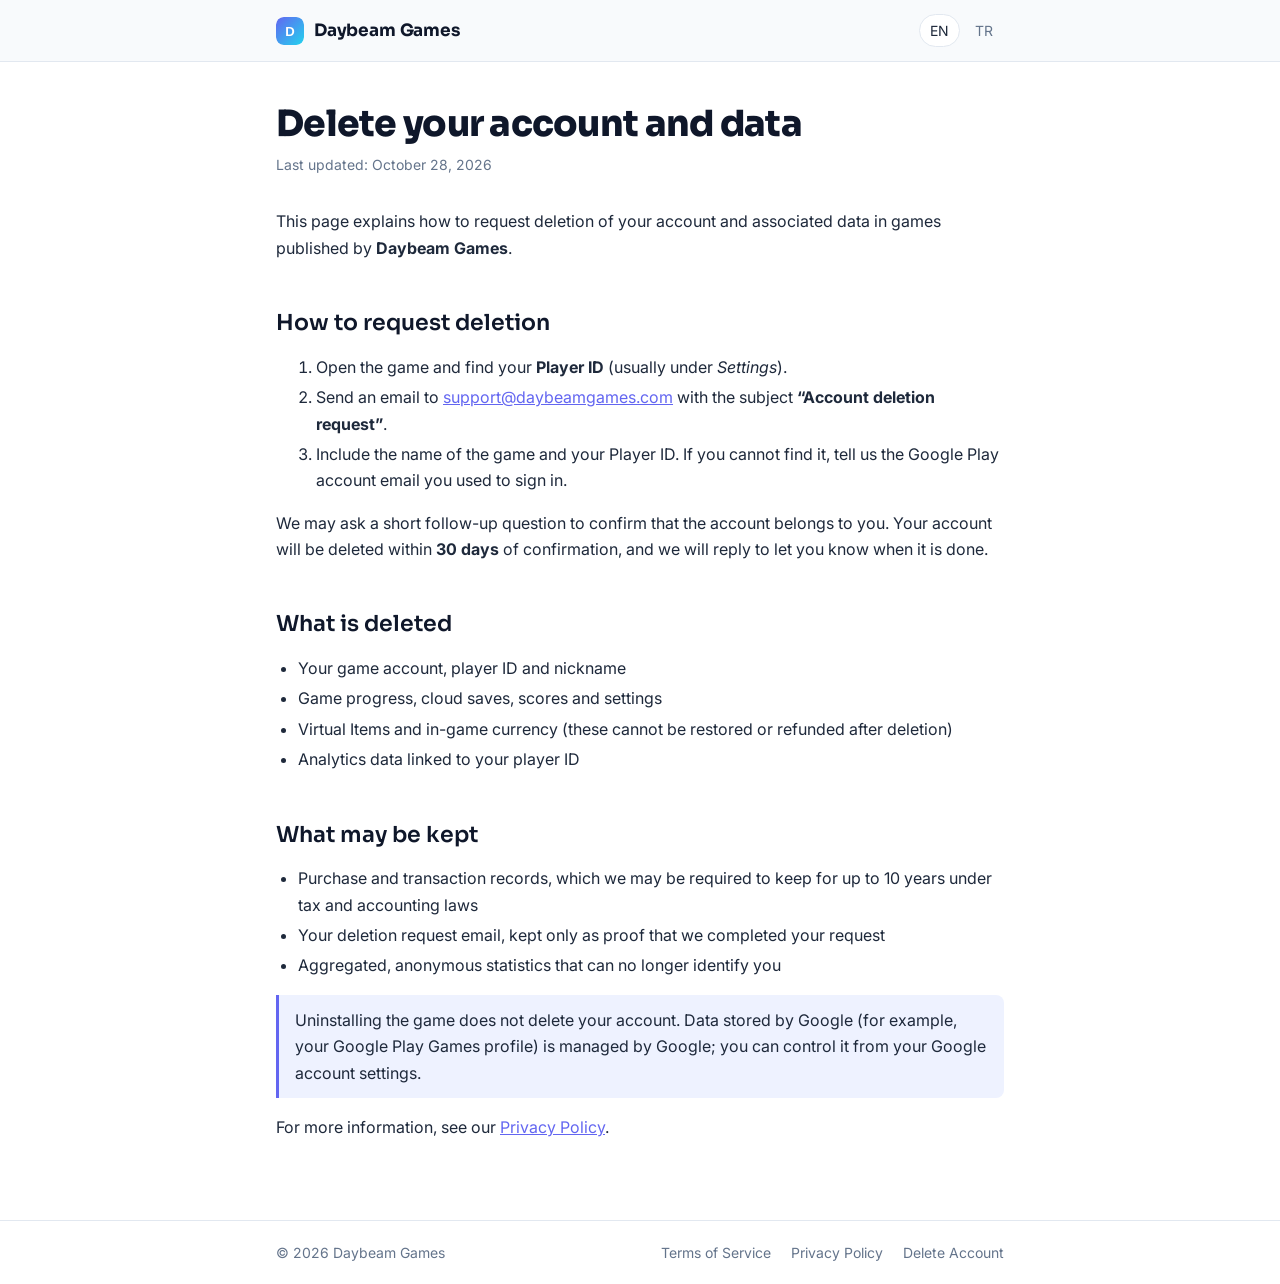
<file: en/delete-account/index.html>
<!DOCTYPE html>
<html lang="en">
<head>
  <meta charset="utf-8">
  <meta name="viewport" content="width=device-width, initial-scale=1">
  <title>Delete Account · Daybeam Games</title>
  <meta name="description" content="How to request deletion of your Daybeam Games account and data.">
  <link rel="alternate" hreflang="tr" href="https://daybeamgames.com/tr/delete-account/">
  <link rel="alternate" hreflang="en" href="https://daybeamgames.com/en/delete-account/">
  <link rel="icon" href="../../assets/favicon.svg" type="image/svg+xml">
  <link href="https://fonts.googleapis.com/css2?family=Inter:wght@400;500;600&family=Sora:wght@700;800&display=swap" rel="stylesheet">
  <link rel="stylesheet" href="../../assets/style.css">
</head>
<body>
  <header class="site-header">
    <div class="inner">
      <a class="brand" href="../../"><span class="brand-mark"></span>Daybeam Games</a>
      <div class="lang"><span aria-current="true">EN</span><a href="../../tr/delete-account/">TR</a></div>
    </div>
  </header>

  <main>
    <h1>Delete your account and data</h1>
    <p class="updated">Last updated: October 28, 2026</p>

    <p>This page explains how to request deletion of your account and associated data in games published by <strong>Daybeam Games</strong>.</p>

    <h2>How to request deletion</h2>
    <ol>
      <li>Open the game and find your <strong>Player ID</strong> (usually under <em>Settings</em>).</li>
      <li>Send an email to <a href="mailto:support@daybeamgames.com?subject=Account%20deletion%20request">support@daybeamgames.com</a> with the subject <strong>“Account deletion request”</strong>.</li>
      <li>Include the name of the game and your Player ID. If you cannot find it, tell us the Google Play account email you used to sign in.</li>
    </ol>
    <p>We may ask a short follow-up question to confirm that the account belongs to you. Your account will be deleted within <strong>30 days</strong> of confirmation, and we will reply to let you know when it is done.</p>

    <h2>What is deleted</h2>
    <ul>
      <li>Your game account, player ID and nickname</li>
      <li>Game progress, cloud saves, scores and settings</li>
      <li>Virtual Items and in-game currency (these cannot be restored or refunded after deletion)</li>
      <li>Analytics data linked to your player ID</li>
    </ul>

    <h2>What may be kept</h2>
    <ul>
      <li>Purchase and transaction records, which we may be required to keep for up to 10 years under tax and accounting laws</li>
      <li>Your deletion request email, kept only as proof that we completed your request</li>
      <li>Aggregated, anonymous statistics that can no longer identify you</li>
    </ul>

    <div class="note">Uninstalling the game does not delete your account. Data stored by Google (for example, your Google Play Games profile) is managed by Google; you can control it from your Google account settings.</div>

    <p>For more information, see our <a href="../privacy/">Privacy Policy</a>.</p>
  </main>

  <footer class="site-footer">
    <div class="inner">
      <span>&copy; 2026 Daybeam Games</span>
      <nav>
        <a href="../terms/">Terms of Service</a>
        <a href="../privacy/">Privacy Policy</a>
        <a href="../delete-account/">Delete Account</a>
      </nav>
    </div>
  </footer>
</body>
</html>
</file>
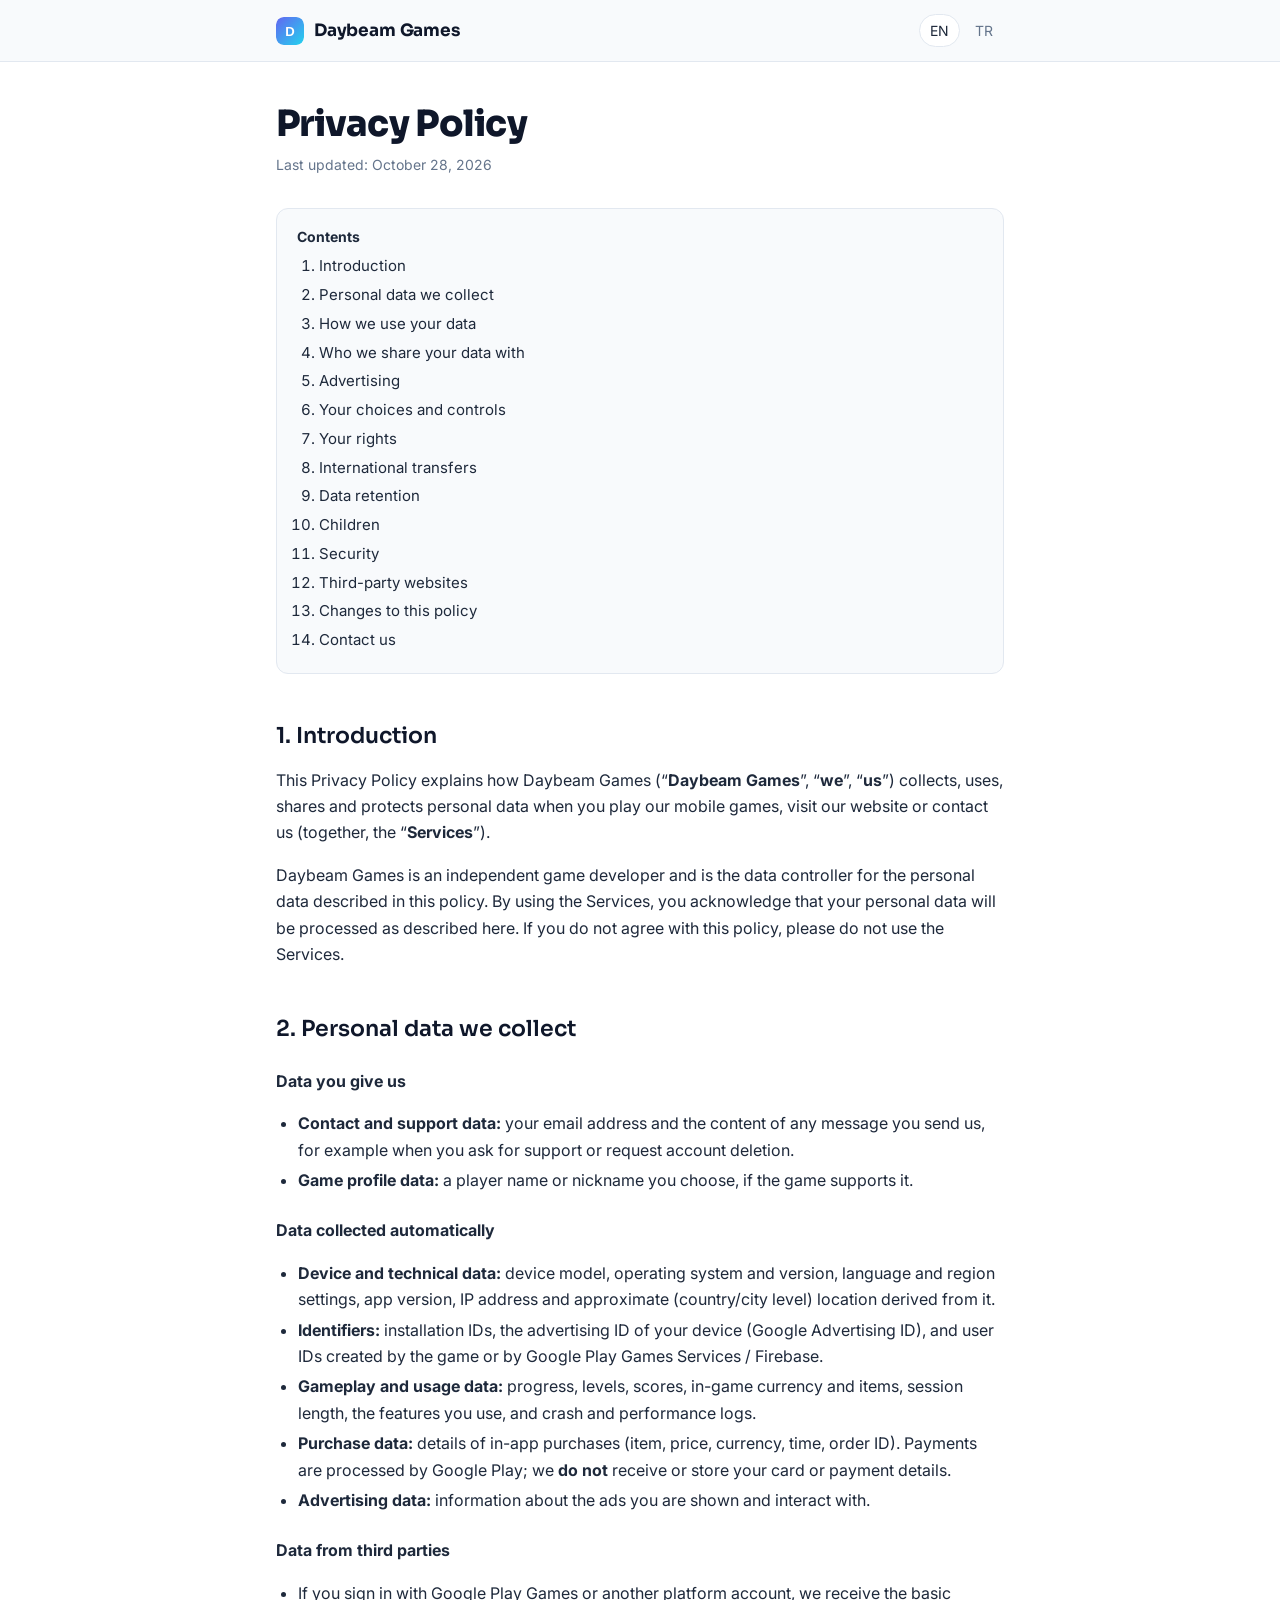
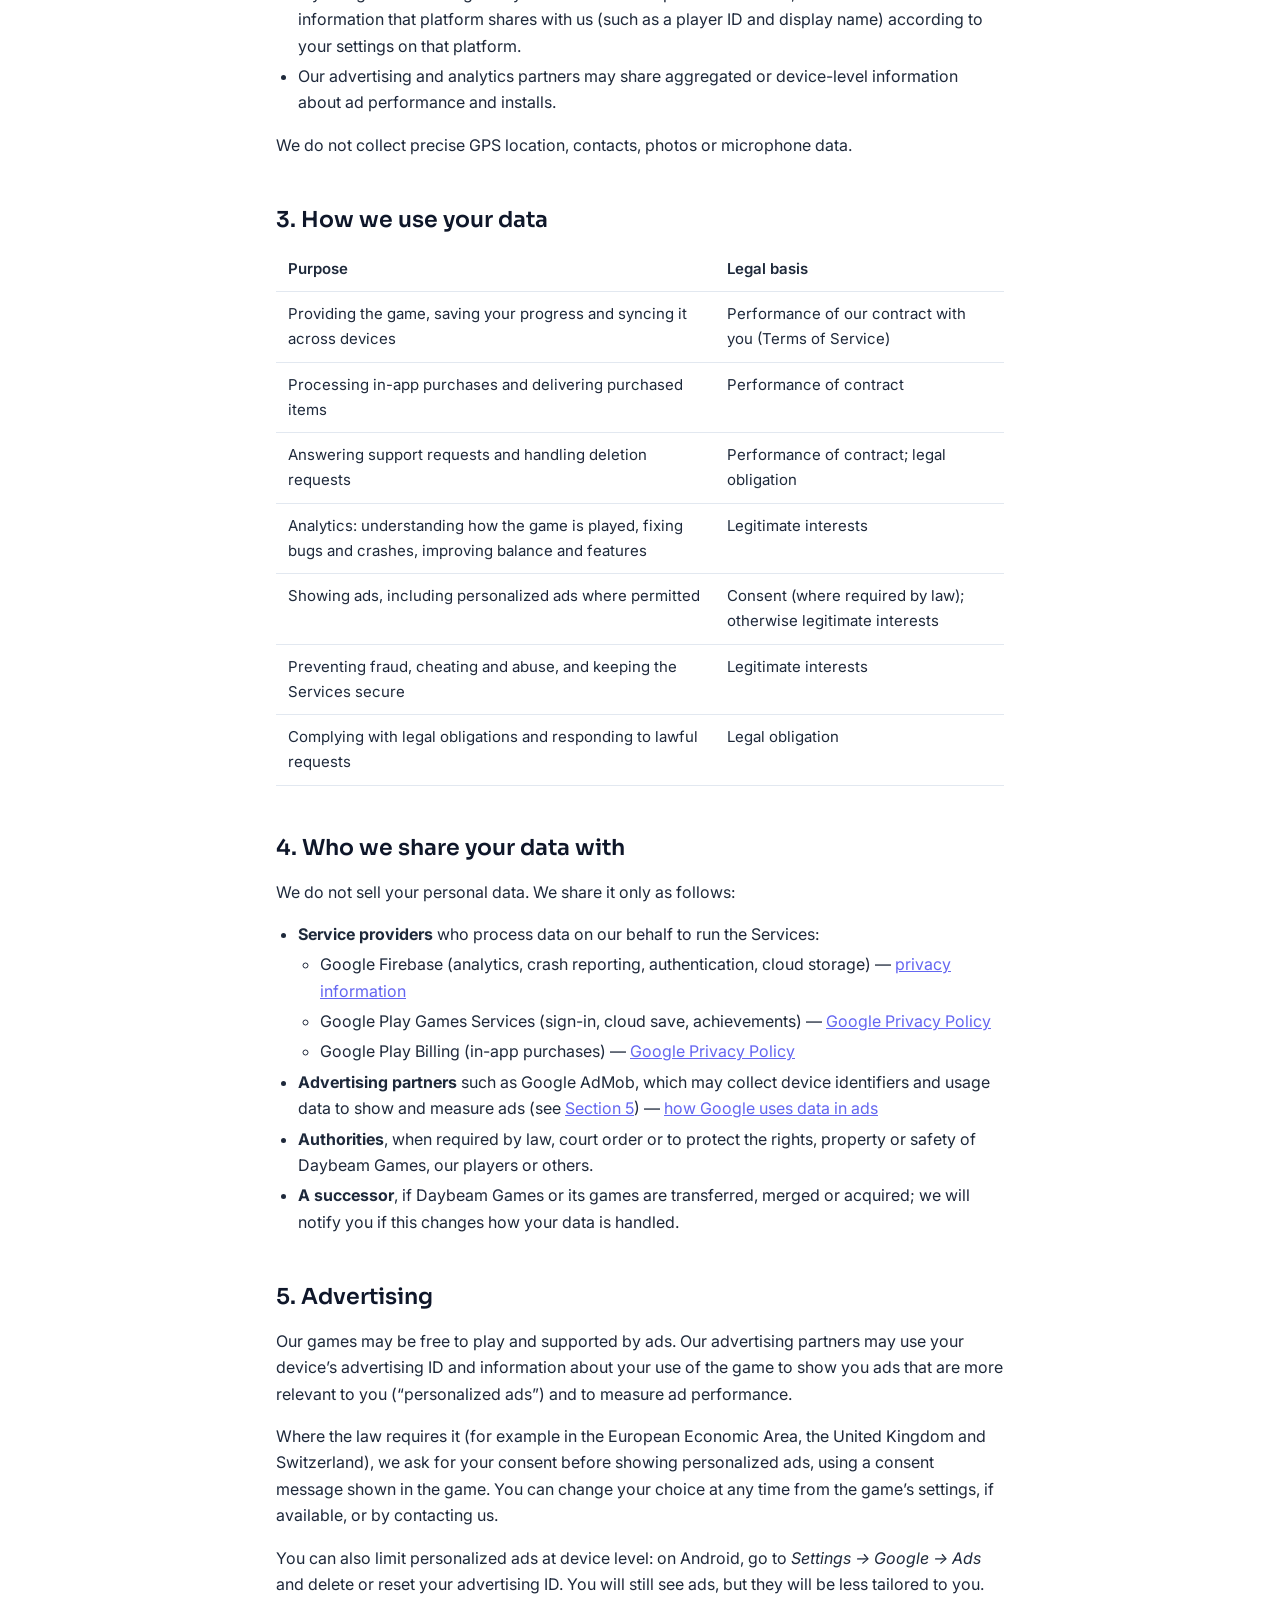
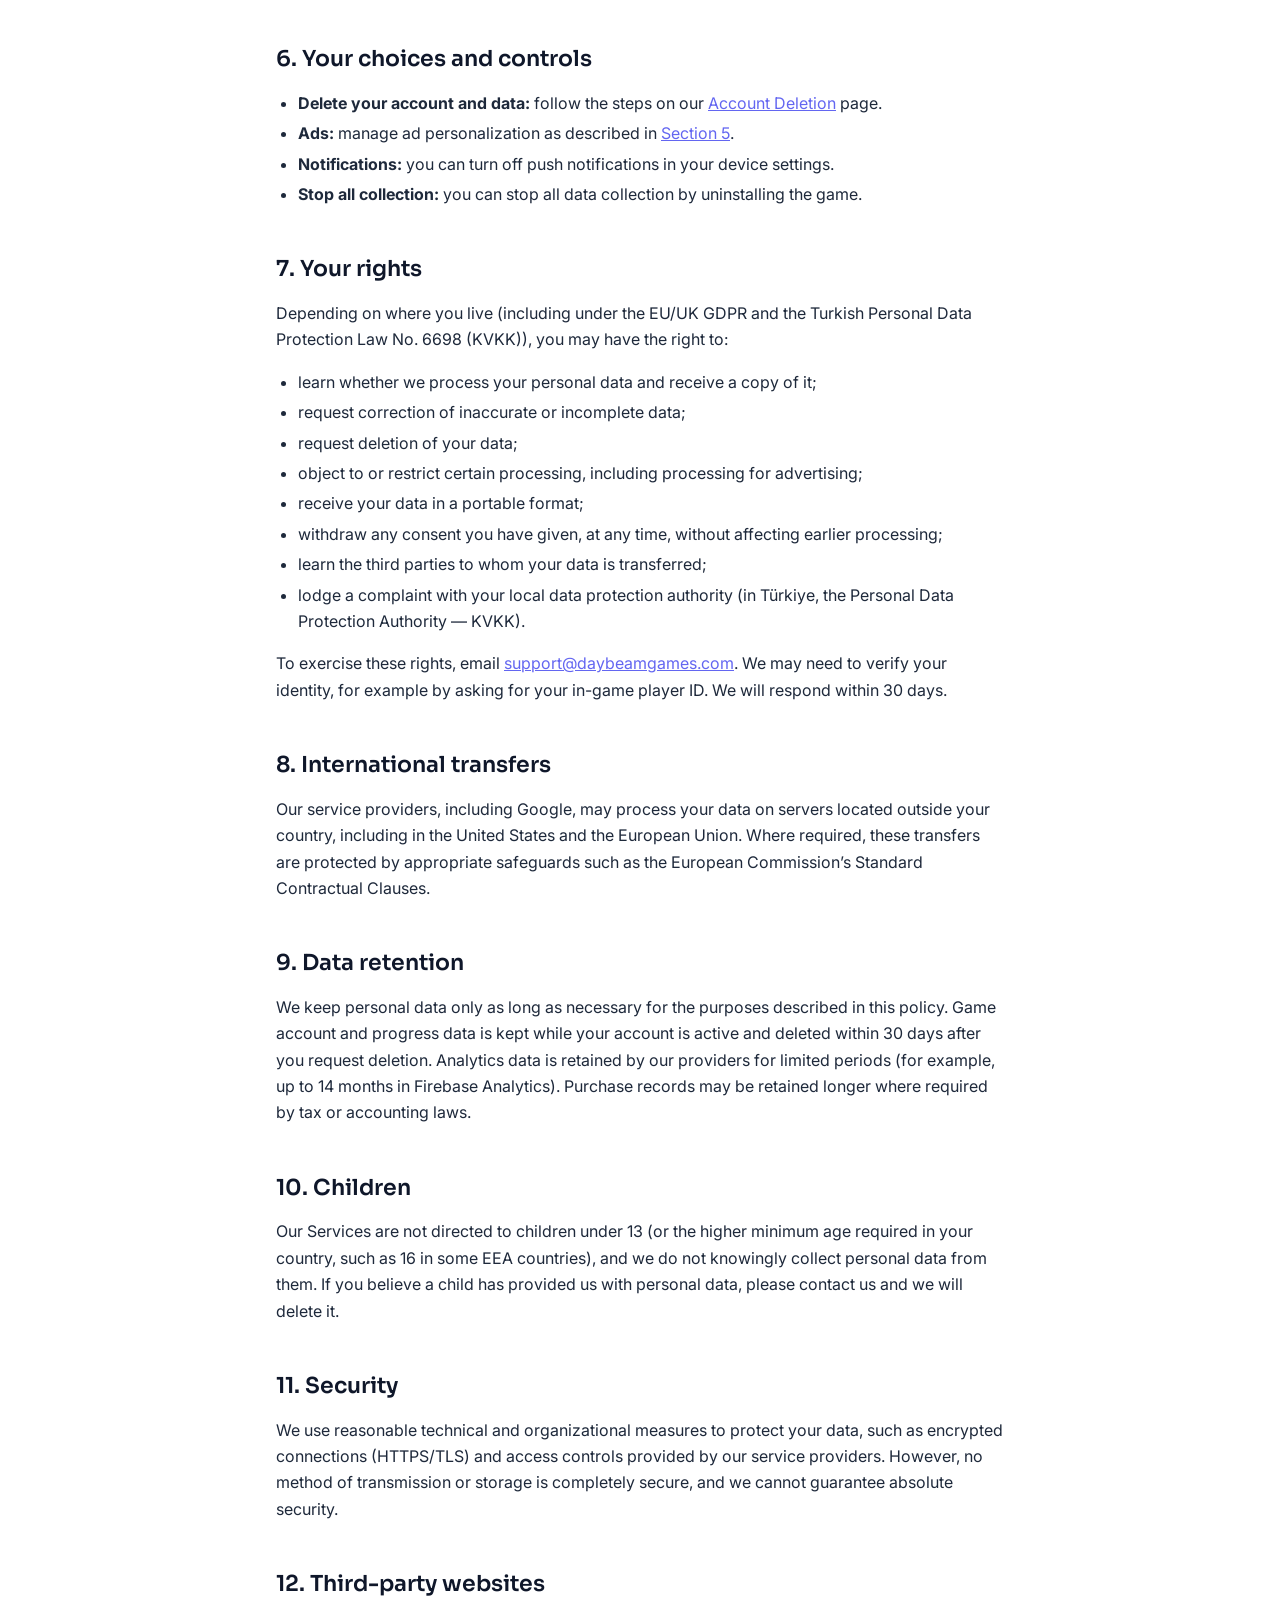
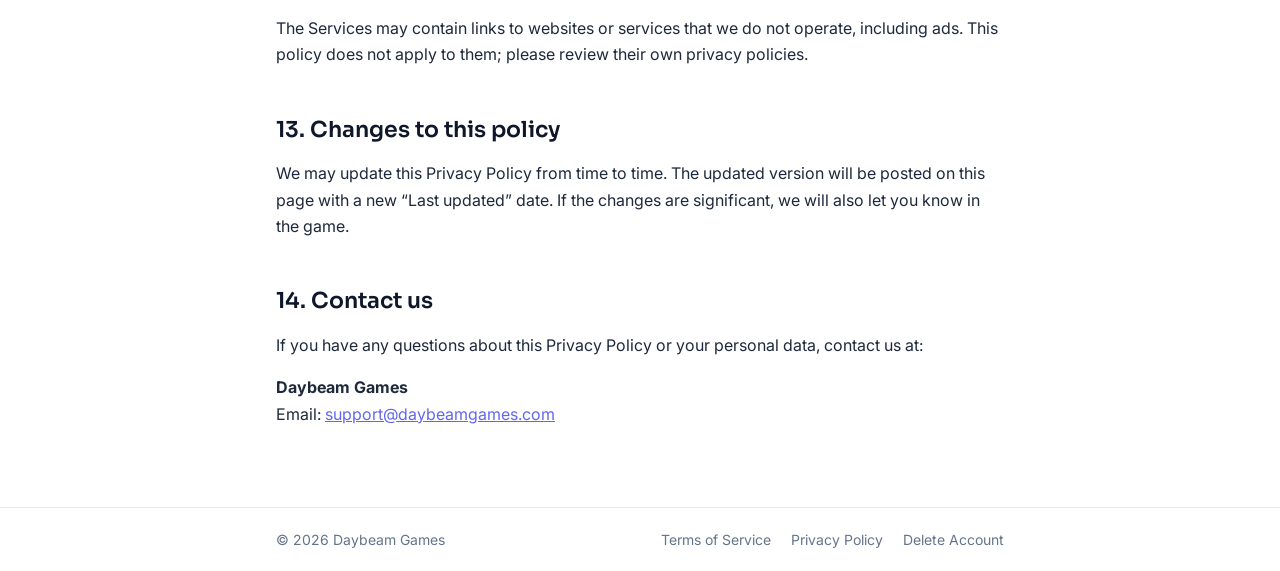
<file: en/privacy/index.html>
<!DOCTYPE html>
<html lang="en">
<head>
  <meta charset="utf-8">
  <meta name="viewport" content="width=device-width, initial-scale=1">
  <title>Privacy Policy · Daybeam Games</title>
  <meta name="description" content="How Daybeam Games collects, uses and protects your personal data.">
  <link rel="alternate" hreflang="tr" href="https://daybeamgames.com/tr/privacy/">
  <link rel="alternate" hreflang="en" href="https://daybeamgames.com/en/privacy/">
  <link rel="icon" href="../../assets/favicon.svg" type="image/svg+xml">
  <link href="https://fonts.googleapis.com/css2?family=Inter:wght@400;500;600&family=Sora:wght@700;800&display=swap" rel="stylesheet">
  <link rel="stylesheet" href="../../assets/style.css">
</head>
<body>
  <header class="site-header">
    <div class="inner">
      <a class="brand" href="../../"><span class="brand-mark"></span>Daybeam Games</a>
      <div class="lang"><span aria-current="true">EN</span><a href="../../tr/privacy/">TR</a></div>
    </div>
  </header>

  <main>
    <h1>Privacy Policy</h1>
    <p class="updated">Last updated: October 28, 2026</p>

    <nav class="toc" aria-label="Contents">
      <strong>Contents</strong>
      <ol>
        <li><a href="#introduction">Introduction</a></li>
        <li><a href="#data-we-collect">Personal data we collect</a></li>
        <li><a href="#how-we-use">How we use your data</a></li>
        <li><a href="#sharing">Who we share your data with</a></li>
        <li><a href="#advertising">Advertising</a></li>
        <li><a href="#choices">Your choices and controls</a></li>
        <li><a href="#rights">Your rights</a></li>
        <li><a href="#transfers">International transfers</a></li>
        <li><a href="#retention">Data retention</a></li>
        <li><a href="#children">Children</a></li>
        <li><a href="#security">Security</a></li>
        <li><a href="#third-party">Third-party websites</a></li>
        <li><a href="#changes">Changes to this policy</a></li>
        <li><a href="#contact">Contact us</a></li>
      </ol>
    </nav>

    <h2 id="introduction">1. Introduction</h2>
    <p>This Privacy Policy explains how Daybeam Games (“<strong>Daybeam Games</strong>”, “<strong>we</strong>”, “<strong>us</strong>”) collects, uses, shares and protects personal data when you play our mobile games, visit our website or contact us (together, the “<strong>Services</strong>”).</p>
    <p>Daybeam Games is an independent game developer and is the data controller for the personal data described in this policy. By using the Services, you acknowledge that your personal data will be processed as described here. If you do not agree with this policy, please do not use the Services.</p>

    <h2 id="data-we-collect">2. Personal data we collect</h2>
    <h3>Data you give us</h3>
    <ul>
      <li><strong>Contact and support data:</strong> your email address and the content of any message you send us, for example when you ask for support or request account deletion.</li>
      <li><strong>Game profile data:</strong> a player name or nickname you choose, if the game supports it.</li>
    </ul>
    <h3>Data collected automatically</h3>
    <ul>
      <li><strong>Device and technical data:</strong> device model, operating system and version, language and region settings, app version, IP address and approximate (country/city level) location derived from it.</li>
      <li><strong>Identifiers:</strong> installation IDs, the advertising ID of your device (Google Advertising ID), and user IDs created by the game or by Google Play Games Services / Firebase.</li>
      <li><strong>Gameplay and usage data:</strong> progress, levels, scores, in-game currency and items, session length, the features you use, and crash and performance logs.</li>
      <li><strong>Purchase data:</strong> details of in-app purchases (item, price, currency, time, order ID). Payments are processed by Google Play; we <strong>do not</strong> receive or store your card or payment details.</li>
      <li><strong>Advertising data:</strong> information about the ads you are shown and interact with.</li>
    </ul>
    <h3>Data from third parties</h3>
    <ul>
      <li>If you sign in with Google Play Games or another platform account, we receive the basic information that platform shares with us (such as a player ID and display name) according to your settings on that platform.</li>
      <li>Our advertising and analytics partners may share aggregated or device-level information about ad performance and installs.</li>
    </ul>
    <p>We do not collect precise GPS location, contacts, photos or microphone data.</p>

    <h2 id="how-we-use">3. How we use your data</h2>
    <div class="table-wrap">
      <table>
        <thead><tr><th>Purpose</th><th>Legal basis</th></tr></thead>
        <tbody>
          <tr><td>Providing the game, saving your progress and syncing it across devices</td><td>Performance of our contract with you (Terms of Service)</td></tr>
          <tr><td>Processing in-app purchases and delivering purchased items</td><td>Performance of contract</td></tr>
          <tr><td>Answering support requests and handling deletion requests</td><td>Performance of contract; legal obligation</td></tr>
          <tr><td>Analytics: understanding how the game is played, fixing bugs and crashes, improving balance and features</td><td>Legitimate interests</td></tr>
          <tr><td>Showing ads, including personalized ads where permitted</td><td>Consent (where required by law); otherwise legitimate interests</td></tr>
          <tr><td>Preventing fraud, cheating and abuse, and keeping the Services secure</td><td>Legitimate interests</td></tr>
          <tr><td>Complying with legal obligations and responding to lawful requests</td><td>Legal obligation</td></tr>
        </tbody>
      </table>
    </div>

    <h2 id="sharing">4. Who we share your data with</h2>
    <p>We do not sell your personal data. We share it only as follows:</p>
    <ul>
      <li><strong>Service providers</strong> who process data on our behalf to run the Services:
        <ul>
          <li>Google Firebase (analytics, crash reporting, authentication, cloud storage) — <a href="https://firebase.google.com/support/privacy" rel="noopener">privacy information</a></li>
          <li>Google Play Games Services (sign-in, cloud save, achievements) — <a href="https://policies.google.com/privacy" rel="noopener">Google Privacy Policy</a></li>
          <li>Google Play Billing (in-app purchases) — <a href="https://policies.google.com/privacy" rel="noopener">Google Privacy Policy</a></li>
        </ul>
      </li>
      <li><strong>Advertising partners</strong> such as Google AdMob, which may collect device identifiers and usage data to show and measure ads (see <a href="#advertising">Section 5</a>) — <a href="https://policies.google.com/technologies/ads" rel="noopener">how Google uses data in ads</a></li>
      <li><strong>Authorities</strong>, when required by law, court order or to protect the rights, property or safety of Daybeam Games, our players or others.</li>
      <li><strong>A successor</strong>, if Daybeam Games or its games are transferred, merged or acquired; we will notify you if this changes how your data is handled.</li>
    </ul>

    <h2 id="advertising">5. Advertising</h2>
    <p>Our games may be free to play and supported by ads. Our advertising partners may use your device’s advertising ID and information about your use of the game to show you ads that are more relevant to you (“personalized ads”) and to measure ad performance.</p>
    <p>Where the law requires it (for example in the European Economic Area, the United Kingdom and Switzerland), we ask for your consent before showing personalized ads, using a consent message shown in the game. You can change your choice at any time from the game’s settings, if available, or by contacting us.</p>
    <p>You can also limit personalized ads at device level: on Android, go to <em>Settings → Google → Ads</em> and delete or reset your advertising ID. You will still see ads, but they will be less tailored to you.</p>

    <h2 id="choices">6. Your choices and controls</h2>
    <ul>
      <li><strong>Delete your account and data:</strong> follow the steps on our <a href="../delete-account/">Account Deletion</a> page.</li>
      <li><strong>Ads:</strong> manage ad personalization as described in <a href="#advertising">Section 5</a>.</li>
      <li><strong>Notifications:</strong> you can turn off push notifications in your device settings.</li>
      <li><strong>Stop all collection:</strong> you can stop all data collection by uninstalling the game.</li>
    </ul>

    <h2 id="rights">7. Your rights</h2>
    <p>Depending on where you live (including under the EU/UK GDPR and the Turkish Personal Data Protection Law No. 6698 (KVKK)), you may have the right to:</p>
    <ul>
      <li>learn whether we process your personal data and receive a copy of it;</li>
      <li>request correction of inaccurate or incomplete data;</li>
      <li>request deletion of your data;</li>
      <li>object to or restrict certain processing, including processing for advertising;</li>
      <li>receive your data in a portable format;</li>
      <li>withdraw any consent you have given, at any time, without affecting earlier processing;</li>
      <li>learn the third parties to whom your data is transferred;</li>
      <li>lodge a complaint with your local data protection authority (in Türkiye, the Personal Data Protection Authority — KVKK).</li>
    </ul>
    <p>To exercise these rights, email <a href="mailto:support@daybeamgames.com">support@daybeamgames.com</a>. We may need to verify your identity, for example by asking for your in-game player ID. We will respond within 30 days.</p>

    <h2 id="transfers">8. International transfers</h2>
    <p>Our service providers, including Google, may process your data on servers located outside your country, including in the United States and the European Union. Where required, these transfers are protected by appropriate safeguards such as the European Commission’s Standard Contractual Clauses.</p>

    <h2 id="retention">9. Data retention</h2>
    <p>We keep personal data only as long as necessary for the purposes described in this policy. Game account and progress data is kept while your account is active and deleted within 30 days after you request deletion. Analytics data is retained by our providers for limited periods (for example, up to 14 months in Firebase Analytics). Purchase records may be retained longer where required by tax or accounting laws.</p>

    <h2 id="children">10. Children</h2>
    <p>Our Services are not directed to children under 13 (or the higher minimum age required in your country, such as 16 in some EEA countries), and we do not knowingly collect personal data from them. If you believe a child has provided us with personal data, please contact us and we will delete it.</p>

    <h2 id="security">11. Security</h2>
    <p>We use reasonable technical and organizational measures to protect your data, such as encrypted connections (HTTPS/TLS) and access controls provided by our service providers. However, no method of transmission or storage is completely secure, and we cannot guarantee absolute security.</p>

    <h2 id="third-party">12. Third-party websites</h2>
    <p>The Services may contain links to websites or services that we do not operate, including ads. This policy does not apply to them; please review their own privacy policies.</p>

    <h2 id="changes">13. Changes to this policy</h2>
    <p>We may update this Privacy Policy from time to time. The updated version will be posted on this page with a new “Last updated” date. If the changes are significant, we will also let you know in the game.</p>

    <h2 id="contact">14. Contact us</h2>
    <p>If you have any questions about this Privacy Policy or your personal data, contact us at:</p>
    <p><strong>Daybeam Games</strong><br>Email: <a href="mailto:support@daybeamgames.com">support@daybeamgames.com</a></p>
  </main>

  <footer class="site-footer">
    <div class="inner">
      <span>&copy; 2026 Daybeam Games</span>
      <nav>
        <a href="../terms/">Terms of Service</a>
        <a href="../privacy/">Privacy Policy</a>
        <a href="../delete-account/">Delete Account</a>
      </nav>
    </div>
  </footer>
</body>
</html>
</file>
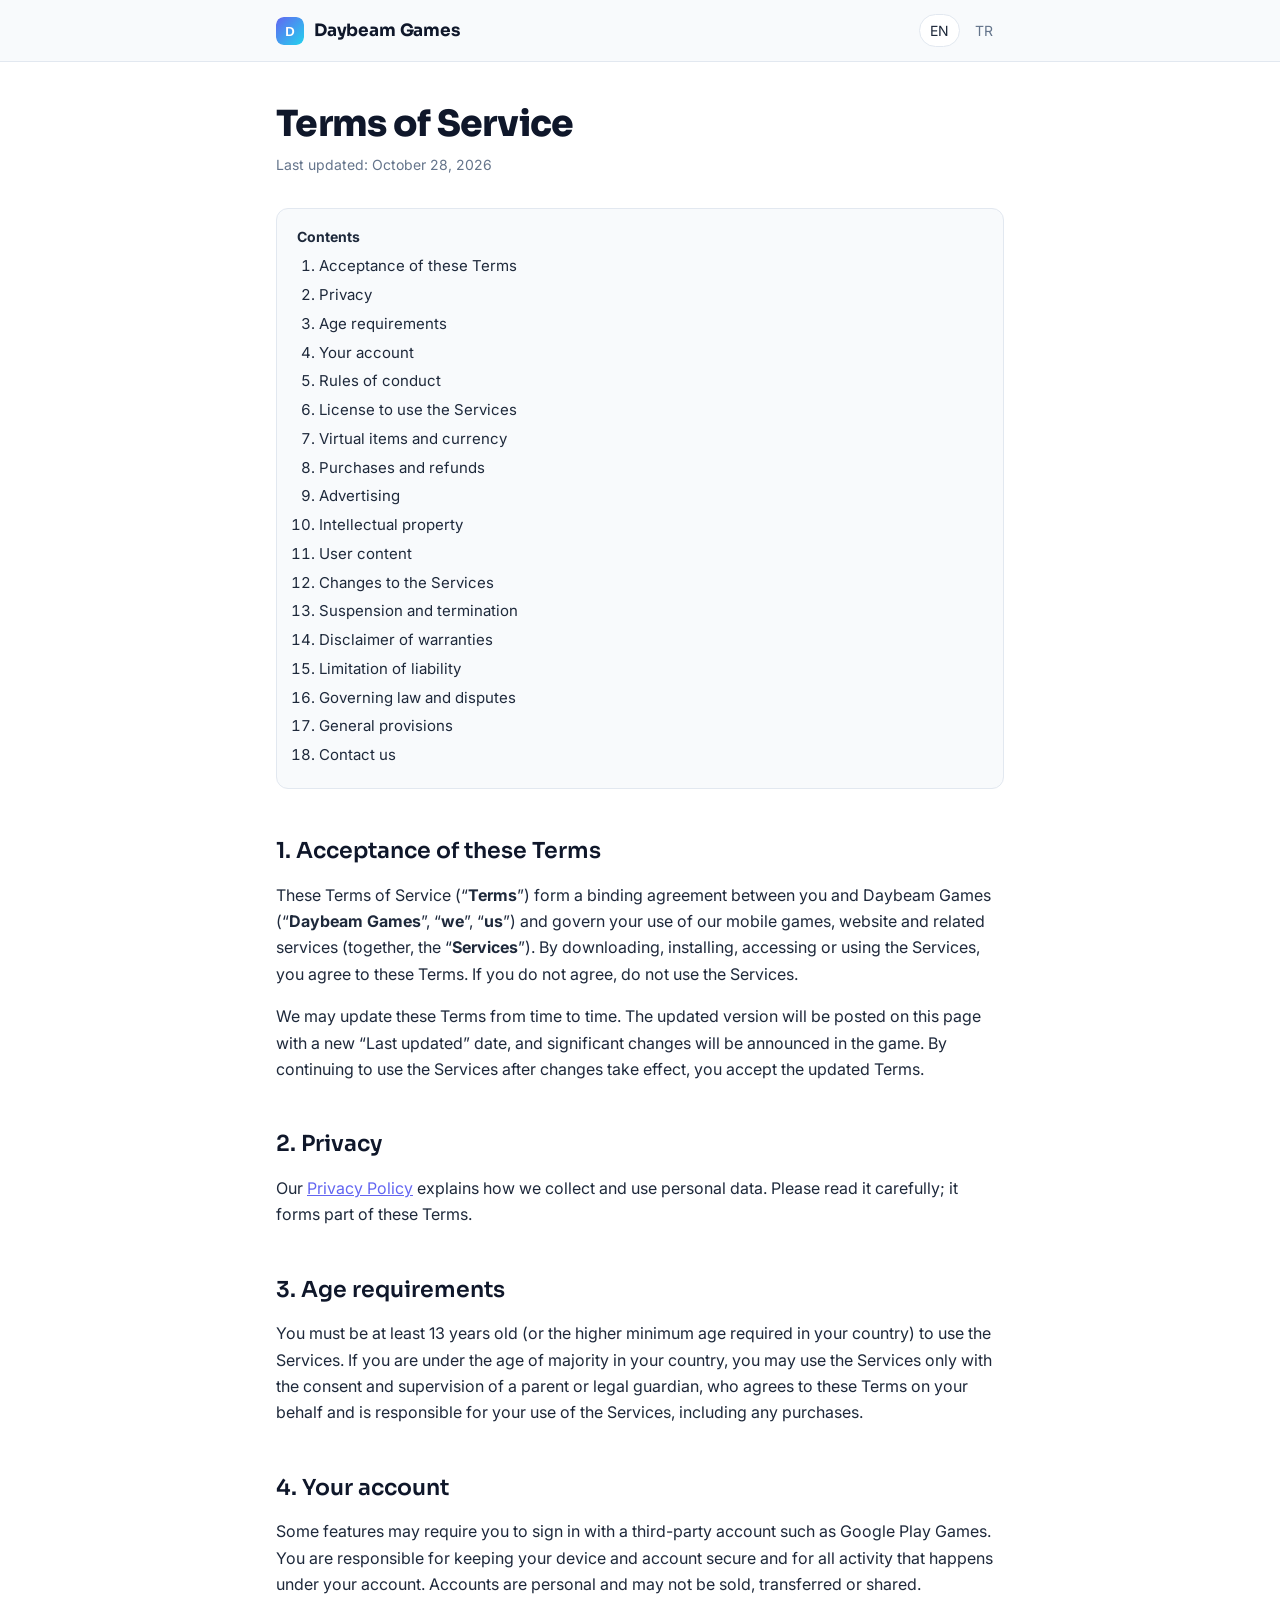
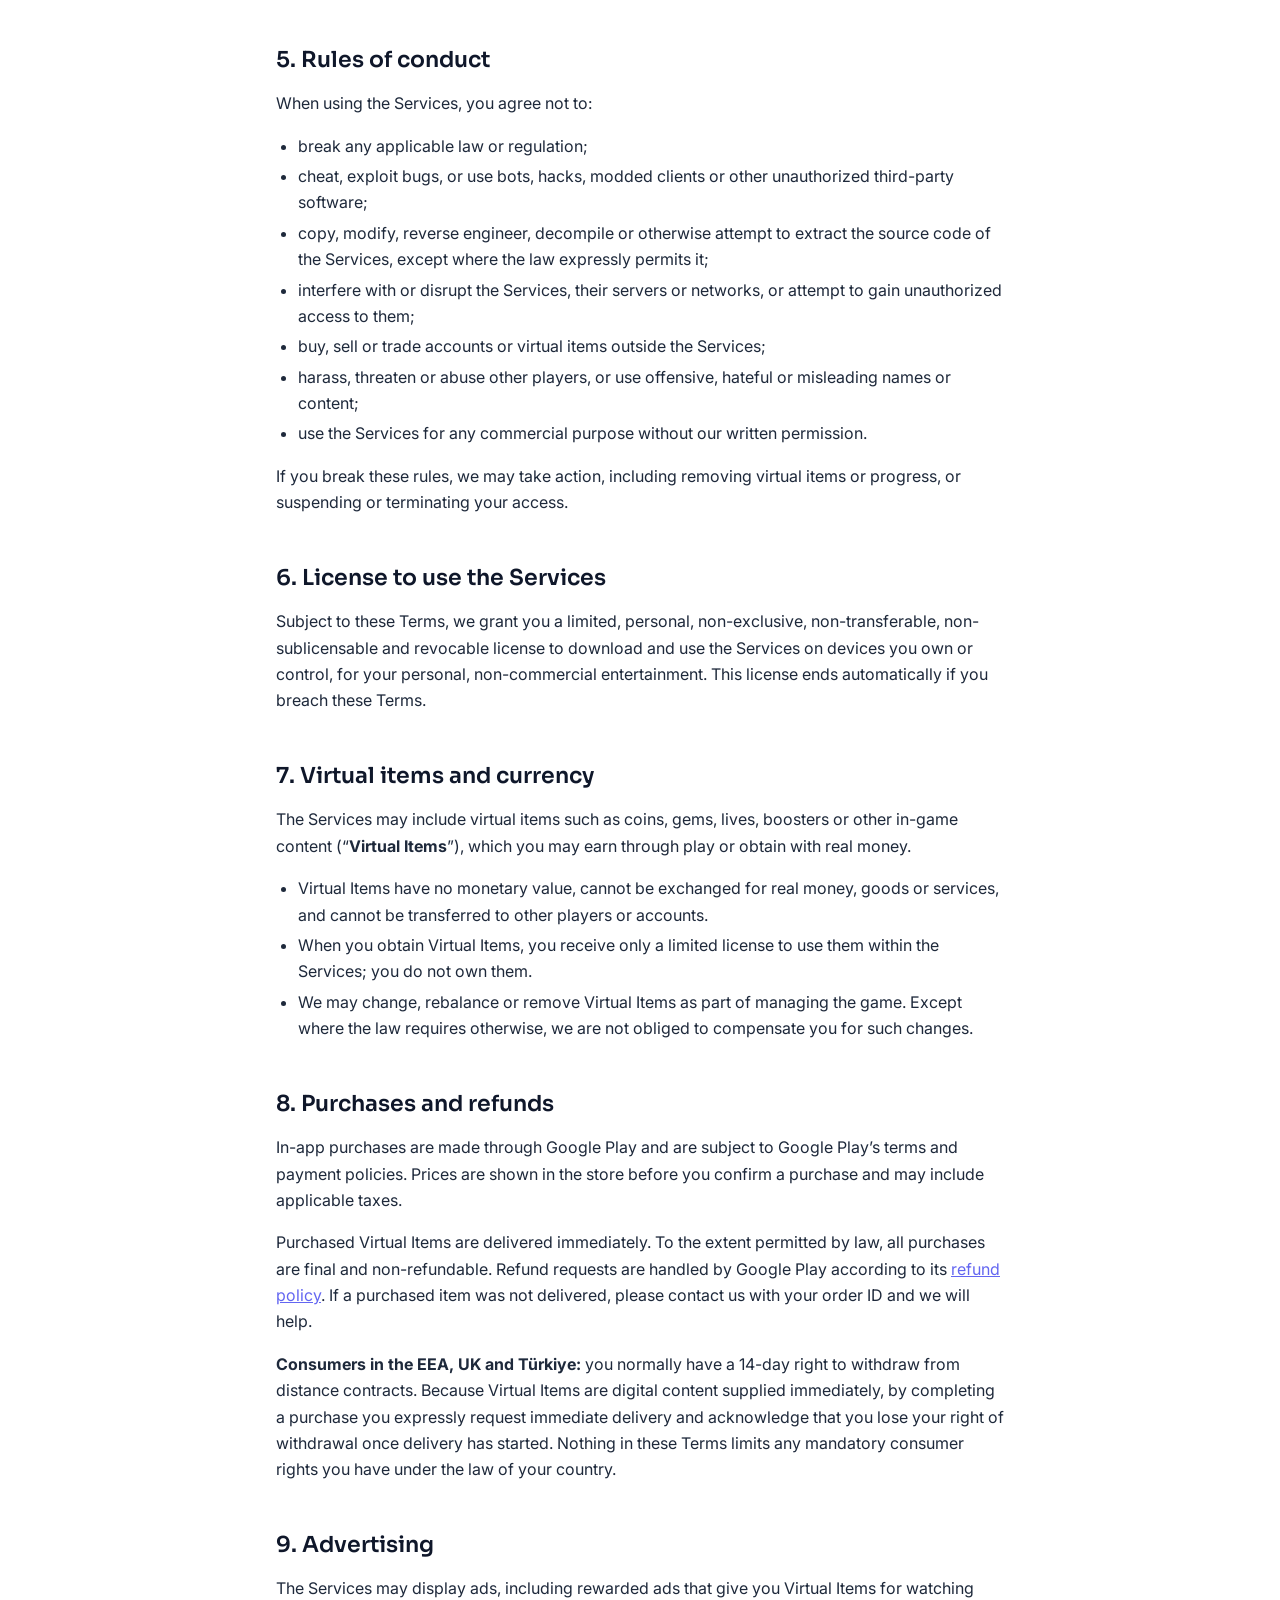
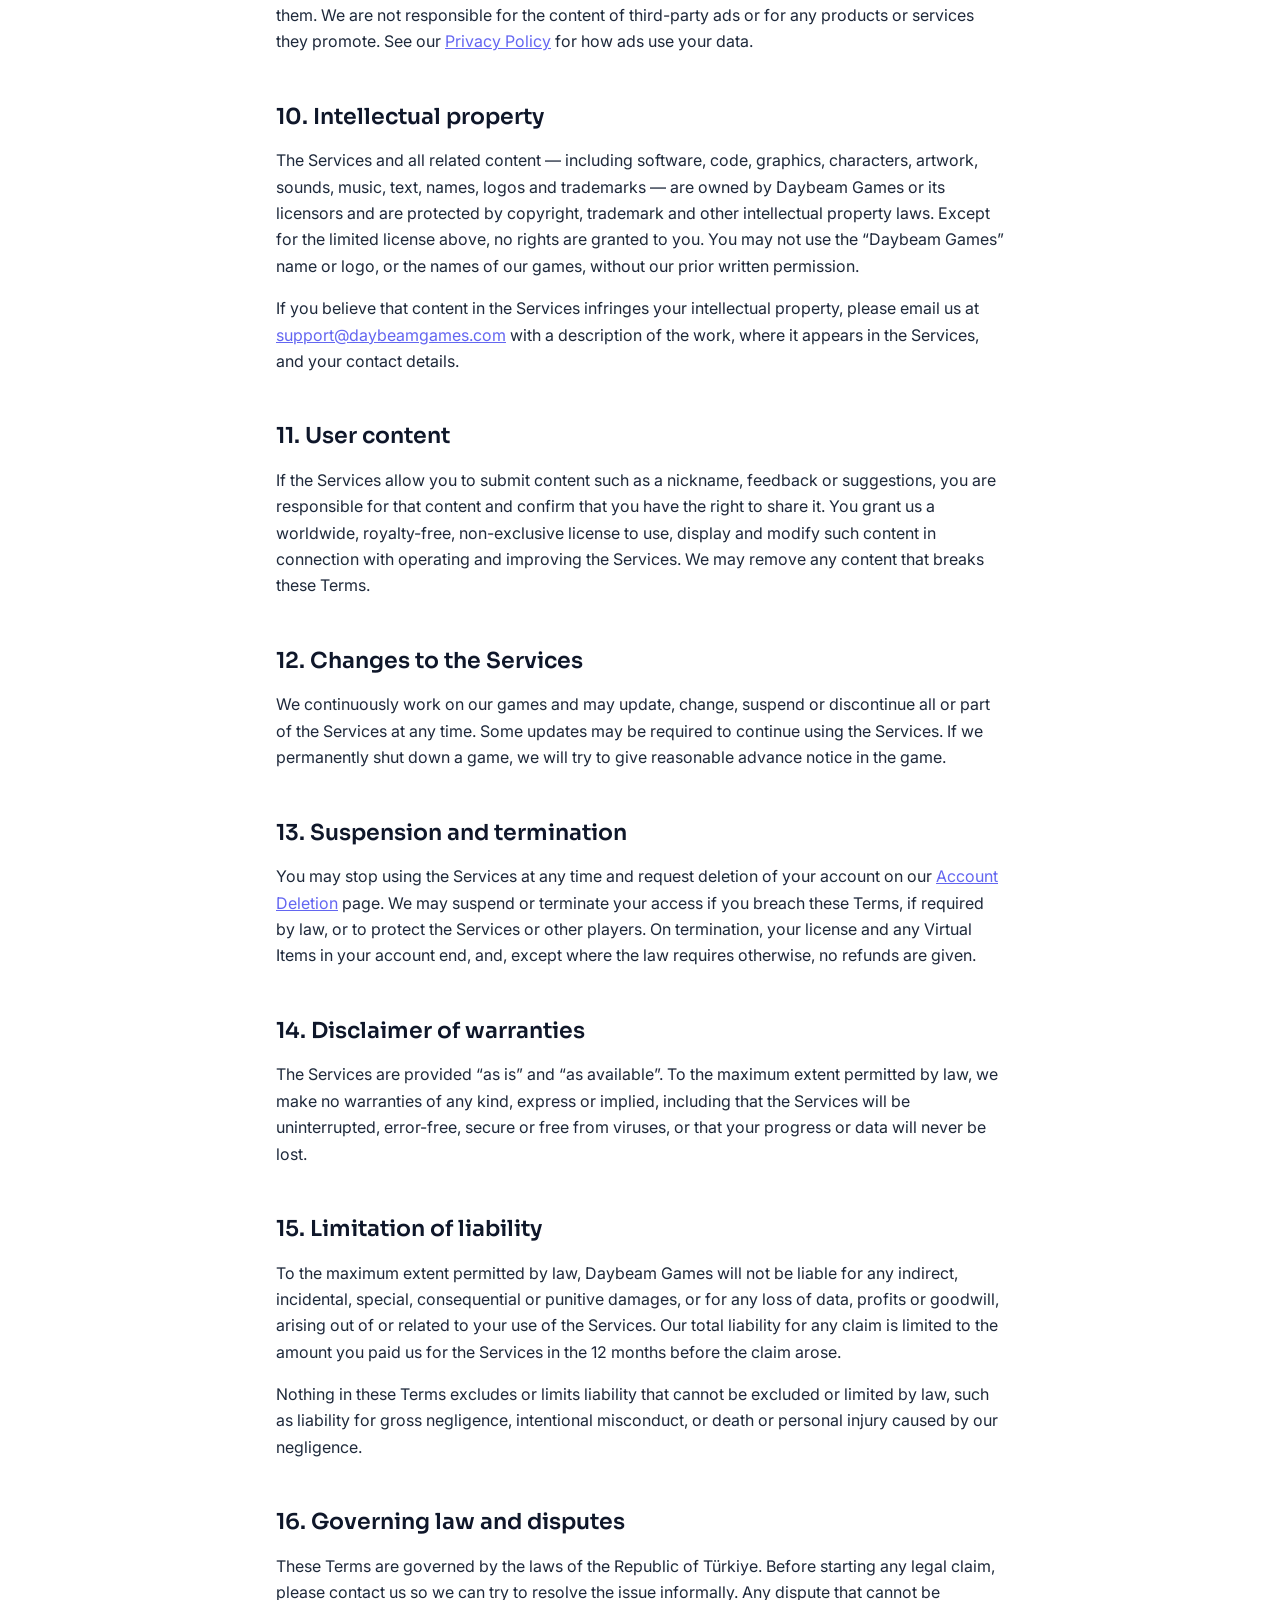
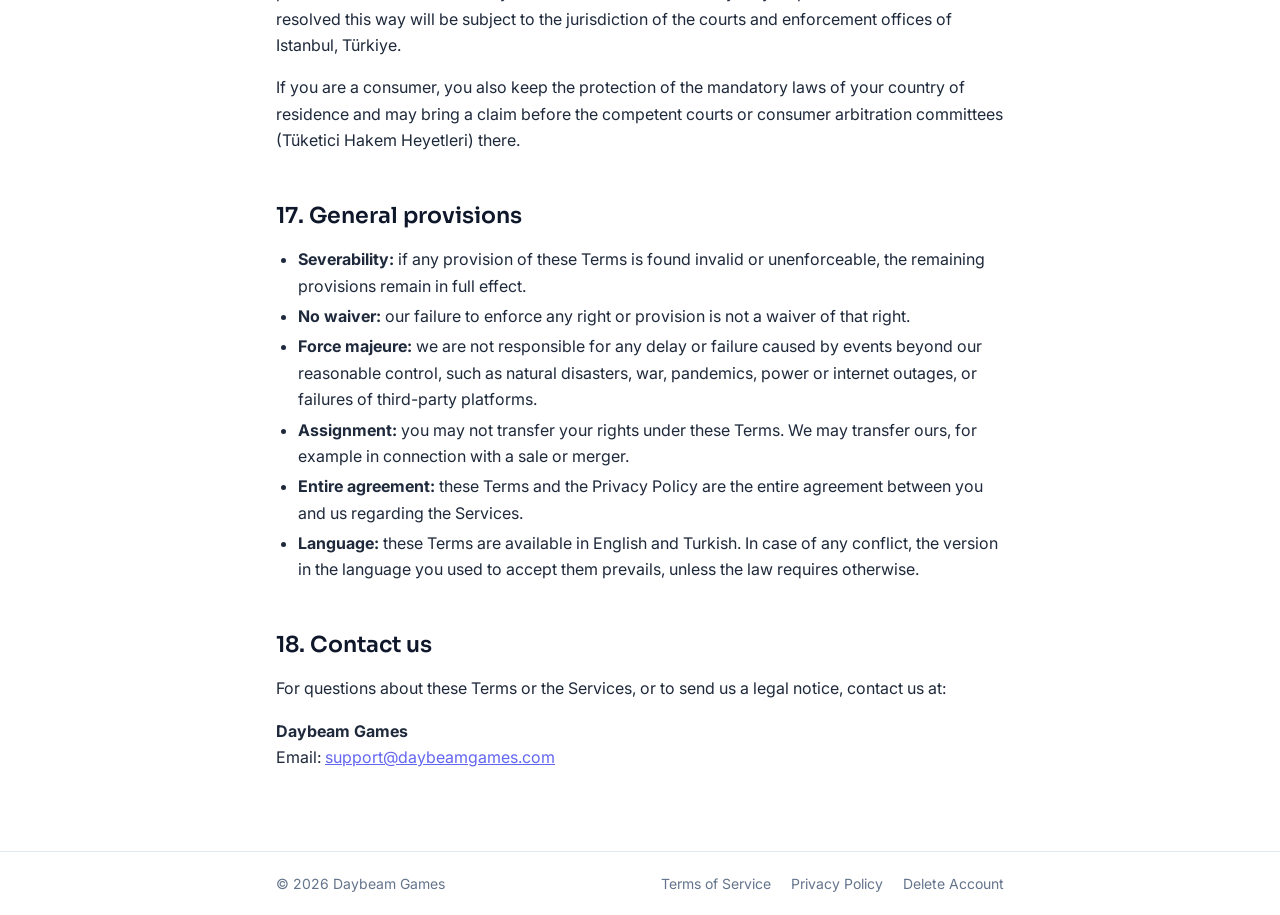
<file: en/terms/index.html>
<!DOCTYPE html>
<html lang="en">
<head>
  <meta charset="utf-8">
  <meta name="viewport" content="width=device-width, initial-scale=1">
  <title>Terms of Service · Daybeam Games</title>
  <meta name="description" content="Terms of Service for Daybeam Games mobile games and website.">
  <link rel="alternate" hreflang="tr" href="https://daybeamgames.com/tr/terms/">
  <link rel="alternate" hreflang="en" href="https://daybeamgames.com/en/terms/">
  <link rel="icon" href="../../assets/favicon.svg" type="image/svg+xml">
  <link href="https://fonts.googleapis.com/css2?family=Inter:wght@400;500;600&family=Sora:wght@700;800&display=swap" rel="stylesheet">
  <link rel="stylesheet" href="../../assets/style.css">
</head>
<body>
  <header class="site-header">
    <div class="inner">
      <a class="brand" href="../../"><span class="brand-mark"></span>Daybeam Games</a>
      <div class="lang"><span aria-current="true">EN</span><a href="../../tr/terms/">TR</a></div>
    </div>
  </header>

  <main>
    <h1>Terms of Service</h1>
    <p class="updated">Last updated: October 28, 2026</p>

    <nav class="toc" aria-label="Contents">
      <strong>Contents</strong>
      <ol>
        <li><a href="#acceptance">Acceptance of these Terms</a></li>
        <li><a href="#privacy">Privacy</a></li>
        <li><a href="#age">Age requirements</a></li>
        <li><a href="#account">Your account</a></li>
        <li><a href="#conduct">Rules of conduct</a></li>
        <li><a href="#license">License to use the Services</a></li>
        <li><a href="#virtual-items">Virtual items and currency</a></li>
        <li><a href="#payments">Purchases and refunds</a></li>
        <li><a href="#ads">Advertising</a></li>
        <li><a href="#ip">Intellectual property</a></li>
        <li><a href="#user-content">User content</a></li>
        <li><a href="#changes-services">Changes to the Services</a></li>
        <li><a href="#termination">Suspension and termination</a></li>
        <li><a href="#disclaimer">Disclaimer of warranties</a></li>
        <li><a href="#liability">Limitation of liability</a></li>
        <li><a href="#law">Governing law and disputes</a></li>
        <li><a href="#general">General provisions</a></li>
        <li><a href="#contact">Contact us</a></li>
      </ol>
    </nav>

    <h2 id="acceptance">1. Acceptance of these Terms</h2>
    <p>These Terms of Service (“<strong>Terms</strong>”) form a binding agreement between you and Daybeam Games (“<strong>Daybeam Games</strong>”, “<strong>we</strong>”, “<strong>us</strong>”) and govern your use of our mobile games, website and related services (together, the “<strong>Services</strong>”). By downloading, installing, accessing or using the Services, you agree to these Terms. If you do not agree, do not use the Services.</p>
    <p>We may update these Terms from time to time. The updated version will be posted on this page with a new “Last updated” date, and significant changes will be announced in the game. By continuing to use the Services after changes take effect, you accept the updated Terms.</p>

    <h2 id="privacy">2. Privacy</h2>
    <p>Our <a href="../privacy/">Privacy Policy</a> explains how we collect and use personal data. Please read it carefully; it forms part of these Terms.</p>

    <h2 id="age">3. Age requirements</h2>
    <p>You must be at least 13 years old (or the higher minimum age required in your country) to use the Services. If you are under the age of majority in your country, you may use the Services only with the consent and supervision of a parent or legal guardian, who agrees to these Terms on your behalf and is responsible for your use of the Services, including any purchases.</p>

    <h2 id="account">4. Your account</h2>
    <p>Some features may require you to sign in with a third-party account such as Google Play Games. You are responsible for keeping your device and account secure and for all activity that happens under your account. Accounts are personal and may not be sold, transferred or shared.</p>

    <h2 id="conduct">5. Rules of conduct</h2>
    <p>When using the Services, you agree not to:</p>
    <ul>
      <li>break any applicable law or regulation;</li>
      <li>cheat, exploit bugs, or use bots, hacks, modded clients or other unauthorized third-party software;</li>
      <li>copy, modify, reverse engineer, decompile or otherwise attempt to extract the source code of the Services, except where the law expressly permits it;</li>
      <li>interfere with or disrupt the Services, their servers or networks, or attempt to gain unauthorized access to them;</li>
      <li>buy, sell or trade accounts or virtual items outside the Services;</li>
      <li>harass, threaten or abuse other players, or use offensive, hateful or misleading names or content;</li>
      <li>use the Services for any commercial purpose without our written permission.</li>
    </ul>
    <p>If you break these rules, we may take action, including removing virtual items or progress, or suspending or terminating your access.</p>

    <h2 id="license">6. License to use the Services</h2>
    <p>Subject to these Terms, we grant you a limited, personal, non-exclusive, non-transferable, non-sublicensable and revocable license to download and use the Services on devices you own or control, for your personal, non-commercial entertainment. This license ends automatically if you breach these Terms.</p>

    <h2 id="virtual-items">7. Virtual items and currency</h2>
    <p>The Services may include virtual items such as coins, gems, lives, boosters or other in-game content (“<strong>Virtual Items</strong>”), which you may earn through play or obtain with real money.</p>
    <ul>
      <li>Virtual Items have no monetary value, cannot be exchanged for real money, goods or services, and cannot be transferred to other players or accounts.</li>
      <li>When you obtain Virtual Items, you receive only a limited license to use them within the Services; you do not own them.</li>
      <li>We may change, rebalance or remove Virtual Items as part of managing the game. Except where the law requires otherwise, we are not obliged to compensate you for such changes.</li>
    </ul>

    <h2 id="payments">8. Purchases and refunds</h2>
    <p>In-app purchases are made through Google Play and are subject to Google Play’s terms and payment policies. Prices are shown in the store before you confirm a purchase and may include applicable taxes.</p>
    <p>Purchased Virtual Items are delivered immediately. To the extent permitted by law, all purchases are final and non-refundable. Refund requests are handled by Google Play according to its <a href="https://support.google.com/googleplay/answer/2479637" rel="noopener">refund policy</a>. If a purchased item was not delivered, please contact us with your order ID and we will help.</p>
    <p><strong>Consumers in the EEA, UK and Türkiye:</strong> you normally have a 14-day right to withdraw from distance contracts. Because Virtual Items are digital content supplied immediately, by completing a purchase you expressly request immediate delivery and acknowledge that you lose your right of withdrawal once delivery has started. Nothing in these Terms limits any mandatory consumer rights you have under the law of your country.</p>

    <h2 id="ads">9. Advertising</h2>
    <p>The Services may display ads, including rewarded ads that give you Virtual Items for watching them. We are not responsible for the content of third-party ads or for any products or services they promote. See our <a href="../privacy/#advertising">Privacy Policy</a> for how ads use your data.</p>

    <h2 id="ip">10. Intellectual property</h2>
    <p>The Services and all related content — including software, code, graphics, characters, artwork, sounds, music, text, names, logos and trademarks — are owned by Daybeam Games or its licensors and are protected by copyright, trademark and other intellectual property laws. Except for the limited license above, no rights are granted to you. You may not use the “Daybeam Games” name or logo, or the names of our games, without our prior written permission.</p>
    <p>If you believe that content in the Services infringes your intellectual property, please email us at <a href="mailto:support@daybeamgames.com">support@daybeamgames.com</a> with a description of the work, where it appears in the Services, and your contact details.</p>

    <h2 id="user-content">11. User content</h2>
    <p>If the Services allow you to submit content such as a nickname, feedback or suggestions, you are responsible for that content and confirm that you have the right to share it. You grant us a worldwide, royalty-free, non-exclusive license to use, display and modify such content in connection with operating and improving the Services. We may remove any content that breaks these Terms.</p>

    <h2 id="changes-services">12. Changes to the Services</h2>
    <p>We continuously work on our games and may update, change, suspend or discontinue all or part of the Services at any time. Some updates may be required to continue using the Services. If we permanently shut down a game, we will try to give reasonable advance notice in the game.</p>

    <h2 id="termination">13. Suspension and termination</h2>
    <p>You may stop using the Services at any time and request deletion of your account on our <a href="../delete-account/">Account Deletion</a> page. We may suspend or terminate your access if you breach these Terms, if required by law, or to protect the Services or other players. On termination, your license and any Virtual Items in your account end, and, except where the law requires otherwise, no refunds are given.</p>

    <h2 id="disclaimer">14. Disclaimer of warranties</h2>
    <p>The Services are provided “as is” and “as available”. To the maximum extent permitted by law, we make no warranties of any kind, express or implied, including that the Services will be uninterrupted, error-free, secure or free from viruses, or that your progress or data will never be lost.</p>

    <h2 id="liability">15. Limitation of liability</h2>
    <p>To the maximum extent permitted by law, Daybeam Games will not be liable for any indirect, incidental, special, consequential or punitive damages, or for any loss of data, profits or goodwill, arising out of or related to your use of the Services. Our total liability for any claim is limited to the amount you paid us for the Services in the 12 months before the claim arose.</p>
    <p>Nothing in these Terms excludes or limits liability that cannot be excluded or limited by law, such as liability for gross negligence, intentional misconduct, or death or personal injury caused by our negligence.</p>

    <h2 id="law">16. Governing law and disputes</h2>
    <p>These Terms are governed by the laws of the Republic of Türkiye. Before starting any legal claim, please contact us so we can try to resolve the issue informally. Any dispute that cannot be resolved this way will be subject to the jurisdiction of the courts and enforcement offices of Istanbul, Türkiye.</p>
    <p>If you are a consumer, you also keep the protection of the mandatory laws of your country of residence and may bring a claim before the competent courts or consumer arbitration committees (Tüketici Hakem Heyetleri) there.</p>

    <h2 id="general">17. General provisions</h2>
    <ul>
      <li><strong>Severability:</strong> if any provision of these Terms is found invalid or unenforceable, the remaining provisions remain in full effect.</li>
      <li><strong>No waiver:</strong> our failure to enforce any right or provision is not a waiver of that right.</li>
      <li><strong>Force majeure:</strong> we are not responsible for any delay or failure caused by events beyond our reasonable control, such as natural disasters, war, pandemics, power or internet outages, or failures of third-party platforms.</li>
      <li><strong>Assignment:</strong> you may not transfer your rights under these Terms. We may transfer ours, for example in connection with a sale or merger.</li>
      <li><strong>Entire agreement:</strong> these Terms and the Privacy Policy are the entire agreement between you and us regarding the Services.</li>
      <li><strong>Language:</strong> these Terms are available in English and Turkish. In case of any conflict, the version in the language you used to accept them prevails, unless the law requires otherwise.</li>
    </ul>

    <h2 id="contact">18. Contact us</h2>
    <p>For questions about these Terms or the Services, or to send us a legal notice, contact us at:</p>
    <p><strong>Daybeam Games</strong><br>Email: <a href="mailto:support@daybeamgames.com">support@daybeamgames.com</a></p>
  </main>

  <footer class="site-footer">
    <div class="inner">
      <span>&copy; 2026 Daybeam Games</span>
      <nav>
        <a href="../terms/">Terms of Service</a>
        <a href="../privacy/">Privacy Policy</a>
        <a href="../delete-account/">Delete Account</a>
      </nav>
    </div>
  </footer>
</body>
</html>
</file>
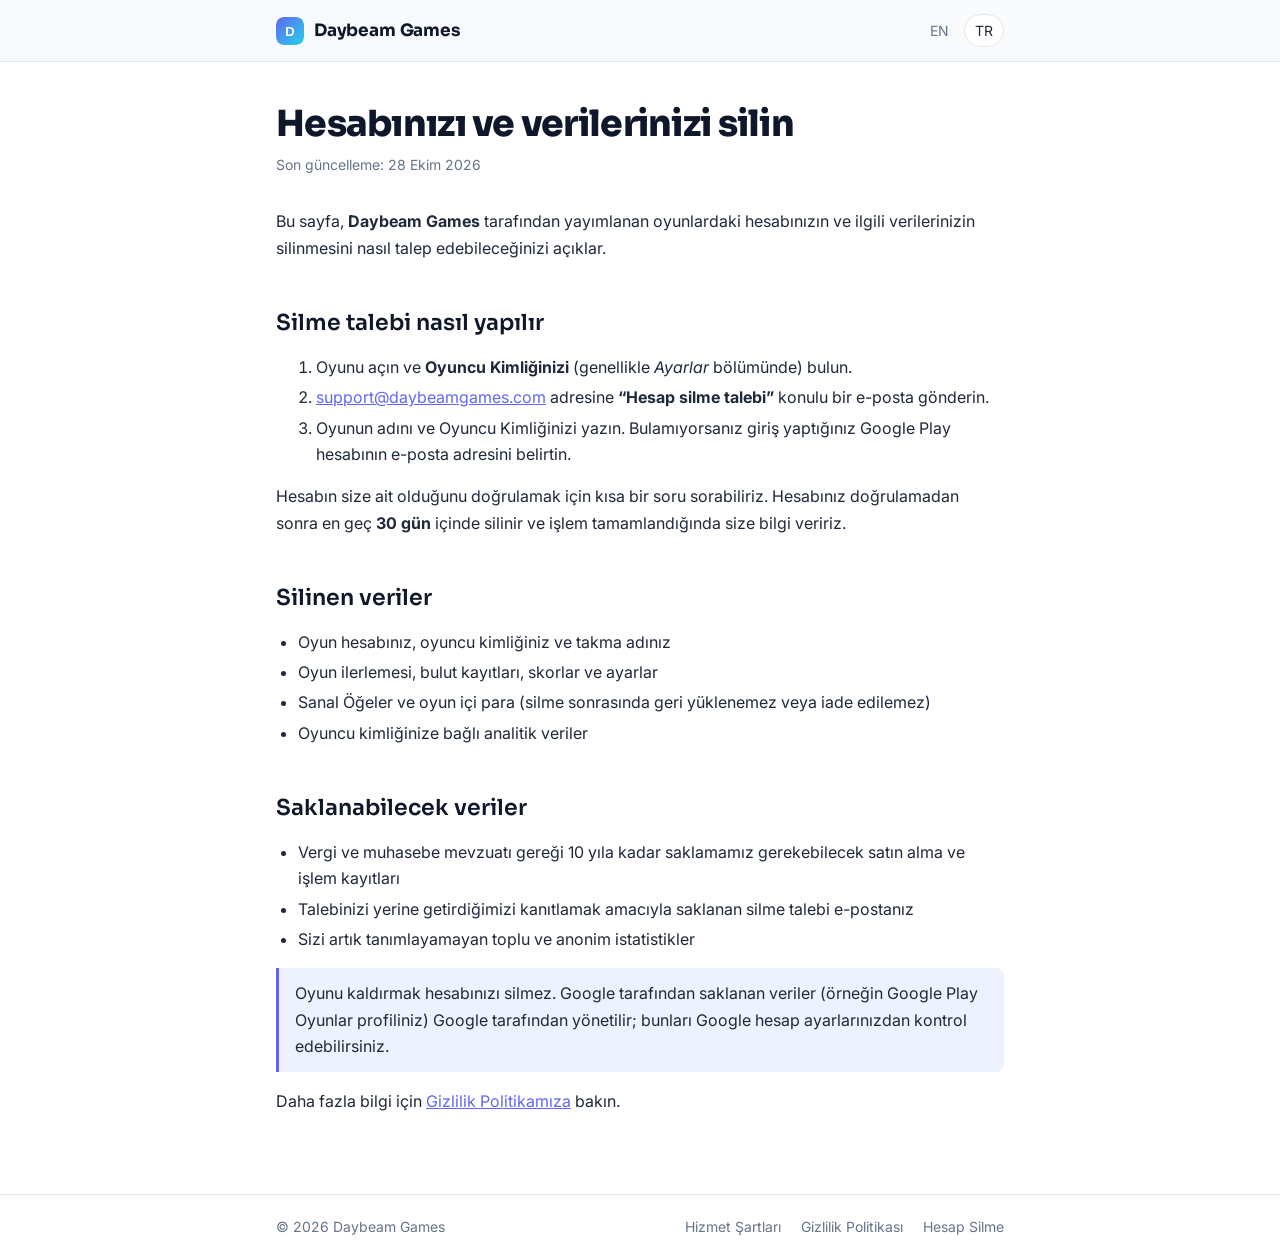
<file: tr/delete-account/index.html>
<!DOCTYPE html>
<html lang="tr">
<head>
  <meta charset="utf-8">
  <meta name="viewport" content="width=device-width, initial-scale=1">
  <title>Hesap Silme · Daybeam Games</title>
  <meta name="description" content="Daybeam Games hesabınızın ve verilerinizin silinmesini nasıl talep edebilirsiniz.">
  <link rel="alternate" hreflang="tr" href="https://daybeamgames.com/tr/delete-account/">
  <link rel="alternate" hreflang="en" href="https://daybeamgames.com/en/delete-account/">
  <link rel="icon" href="../../assets/favicon.svg" type="image/svg+xml">
  <link href="https://fonts.googleapis.com/css2?family=Inter:wght@400;500;600&family=Sora:wght@700;800&display=swap" rel="stylesheet">
  <link rel="stylesheet" href="../../assets/style.css">
</head>
<body>
  <header class="site-header">
    <div class="inner">
      <a class="brand" href="../"><span class="brand-mark"></span>Daybeam Games</a>
      <div class="lang"><a href="../../en/delete-account/">EN</a><span aria-current="true">TR</span></div>
    </div>
  </header>

  <main>
    <h1>Hesabınızı ve verilerinizi silin</h1>
    <p class="updated">Son güncelleme: 28 Ekim 2026</p>

    <p>Bu sayfa, <strong>Daybeam Games</strong> tarafından yayımlanan oyunlardaki hesabınızın ve ilgili verilerinizin silinmesini nasıl talep edebileceğinizi açıklar.</p>

    <h2>Silme talebi nasıl yapılır</h2>
    <ol>
      <li>Oyunu açın ve <strong>Oyuncu Kimliğinizi</strong> (genellikle <em>Ayarlar</em> bölümünde) bulun.</li>
      <li><a href="mailto:support@daybeamgames.com?subject=Hesap%20silme%20talebi">support@daybeamgames.com</a> adresine <strong>“Hesap silme talebi”</strong> konulu bir e-posta gönderin.</li>
      <li>Oyunun adını ve Oyuncu Kimliğinizi yazın. Bulamıyorsanız giriş yaptığınız Google Play hesabının e-posta adresini belirtin.</li>
    </ol>
    <p>Hesabın size ait olduğunu doğrulamak için kısa bir soru sorabiliriz. Hesabınız doğrulamadan sonra en geç <strong>30 gün</strong> içinde silinir ve işlem tamamlandığında size bilgi veririz.</p>

    <h2>Silinen veriler</h2>
    <ul>
      <li>Oyun hesabınız, oyuncu kimliğiniz ve takma adınız</li>
      <li>Oyun ilerlemesi, bulut kayıtları, skorlar ve ayarlar</li>
      <li>Sanal Öğeler ve oyun içi para (silme sonrasında geri yüklenemez veya iade edilemez)</li>
      <li>Oyuncu kimliğinize bağlı analitik veriler</li>
    </ul>

    <h2>Saklanabilecek veriler</h2>
    <ul>
      <li>Vergi ve muhasebe mevzuatı gereği 10 yıla kadar saklamamız gerekebilecek satın alma ve işlem kayıtları</li>
      <li>Talebinizi yerine getirdiğimizi kanıtlamak amacıyla saklanan silme talebi e-postanız</li>
      <li>Sizi artık tanımlayamayan toplu ve anonim istatistikler</li>
    </ul>

    <div class="note">Oyunu kaldırmak hesabınızı silmez. Google tarafından saklanan veriler (örneğin Google Play Oyunlar profiliniz) Google tarafından yönetilir; bunları Google hesap ayarlarınızdan kontrol edebilirsiniz.</div>

    <p>Daha fazla bilgi için <a href="../privacy/">Gizlilik Politikamıza</a> bakın.</p>
  </main>

  <footer class="site-footer">
    <div class="inner">
      <span>&copy; 2026 Daybeam Games</span>
      <nav>
        <a href="../terms/">Hizmet Şartları</a>
        <a href="../privacy/">Gizlilik Politikası</a>
        <a href="../delete-account/">Hesap Silme</a>
      </nav>
    </div>
  </footer>
</body>
</html>
</file>
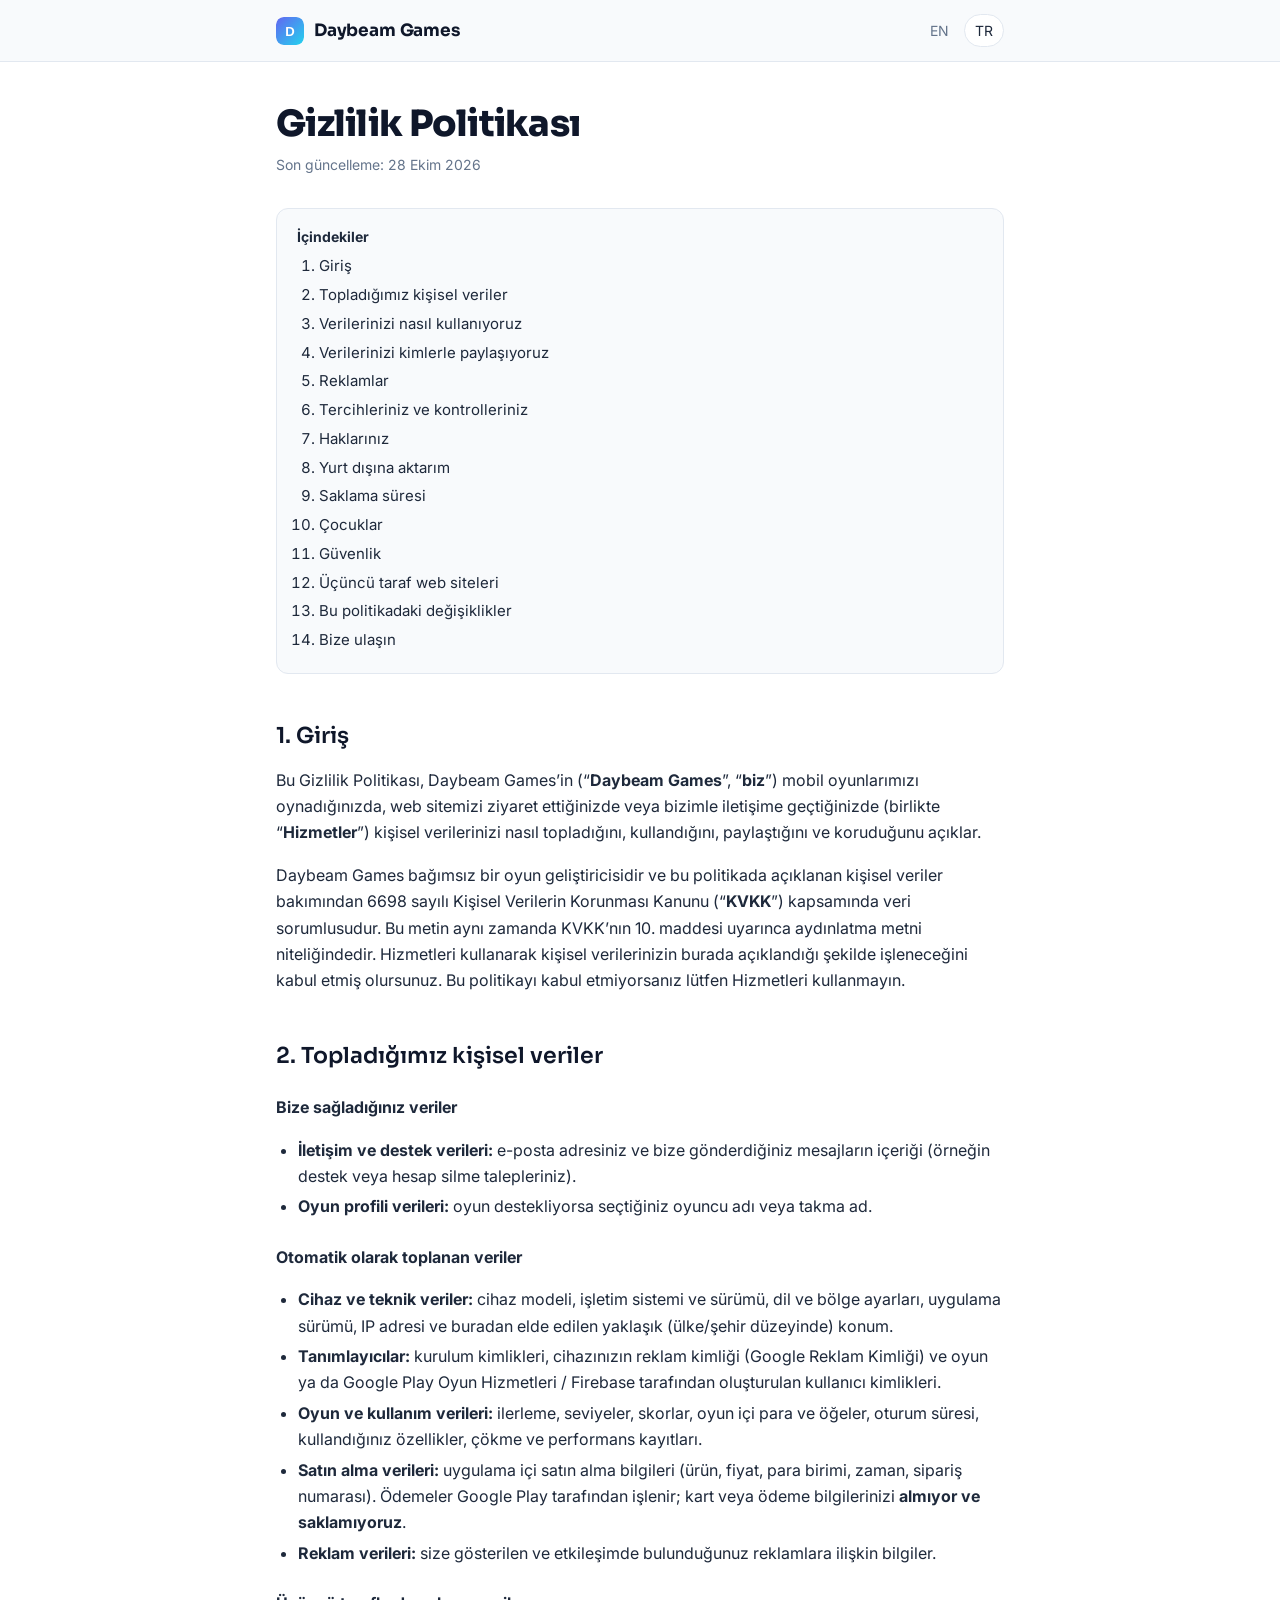
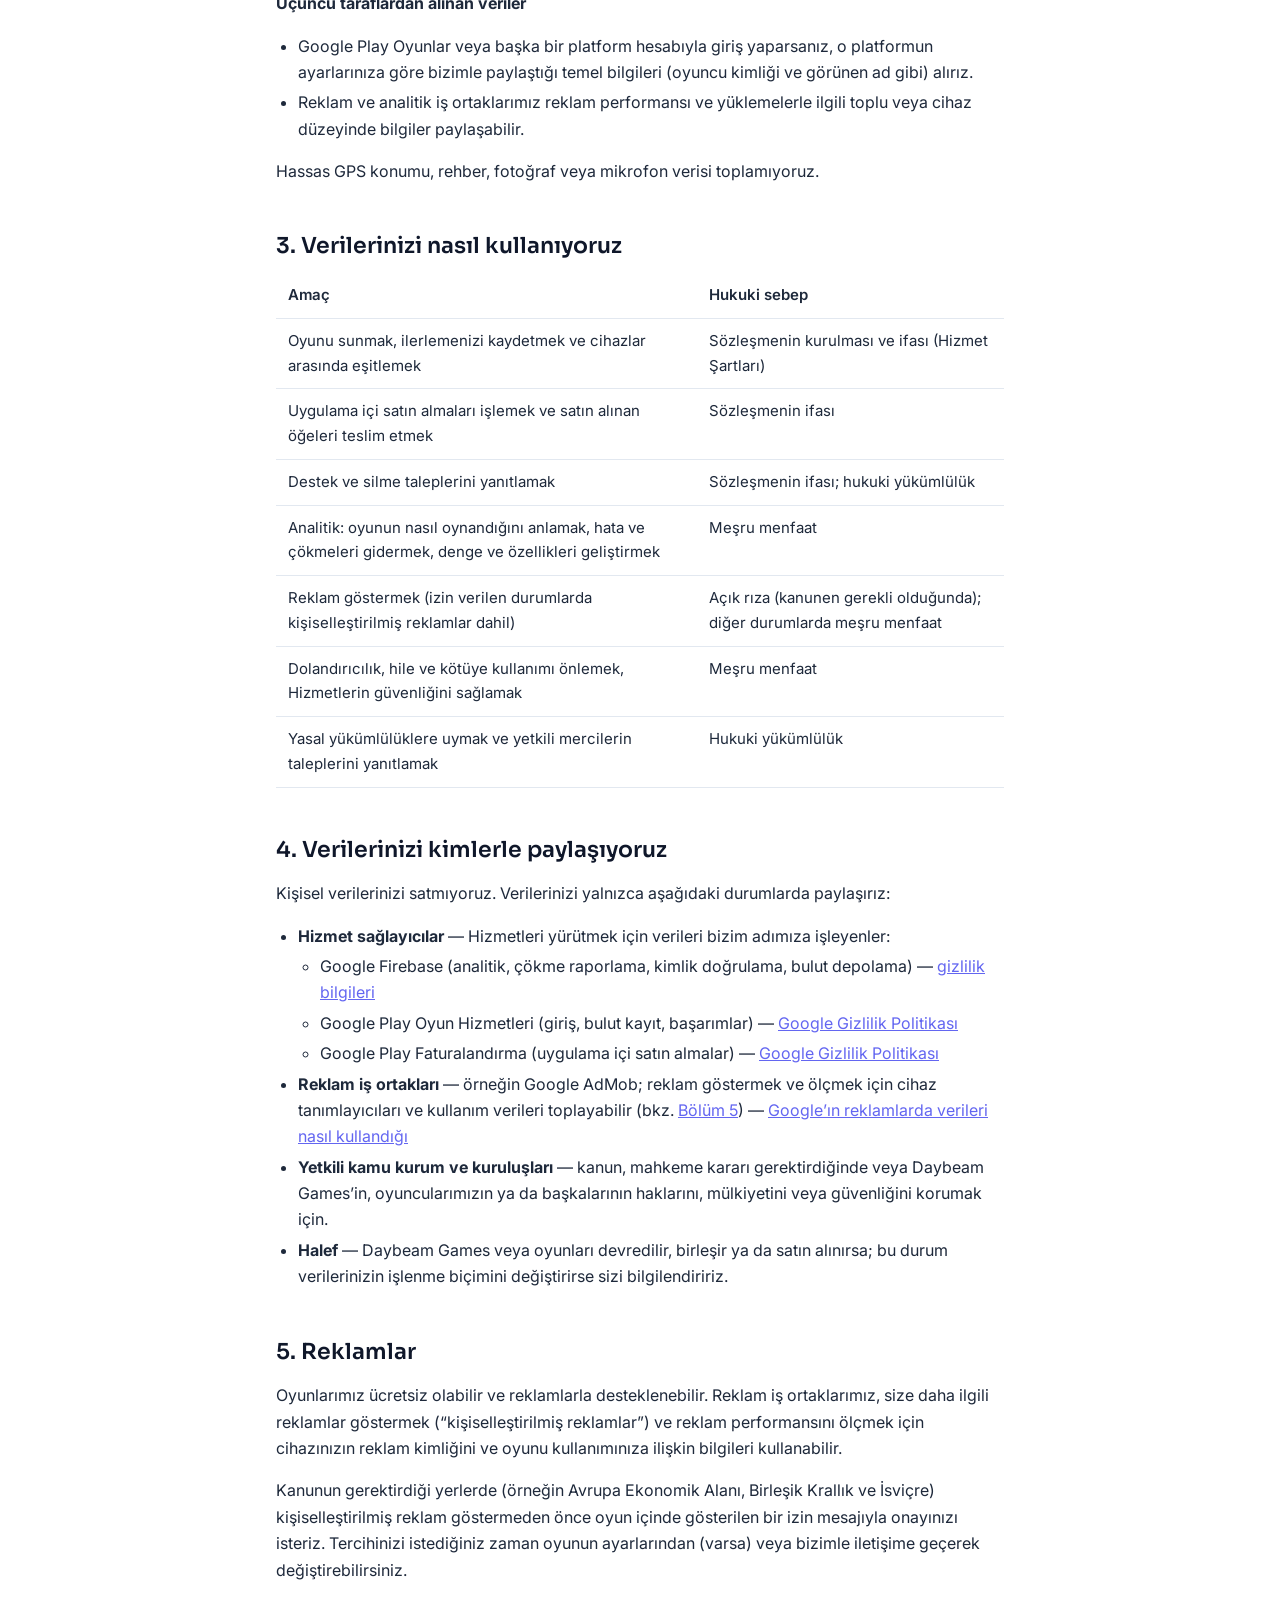
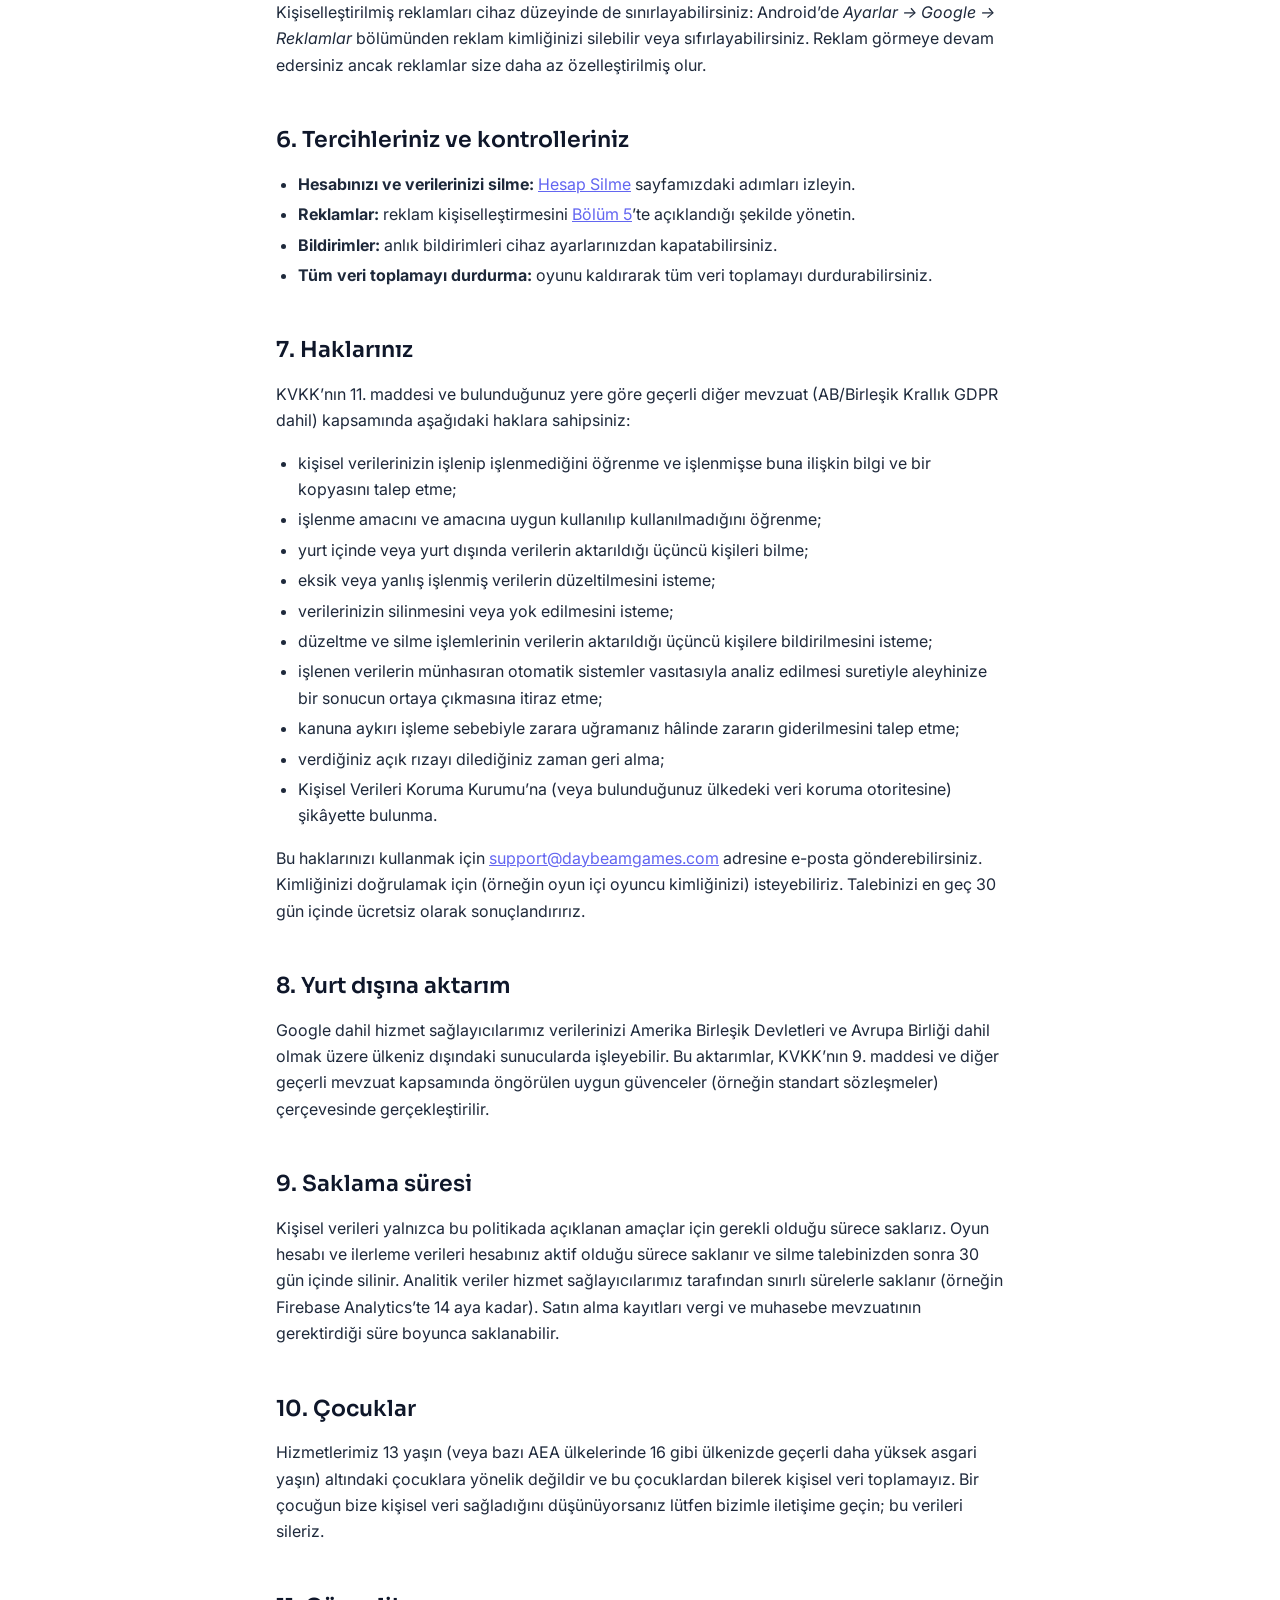
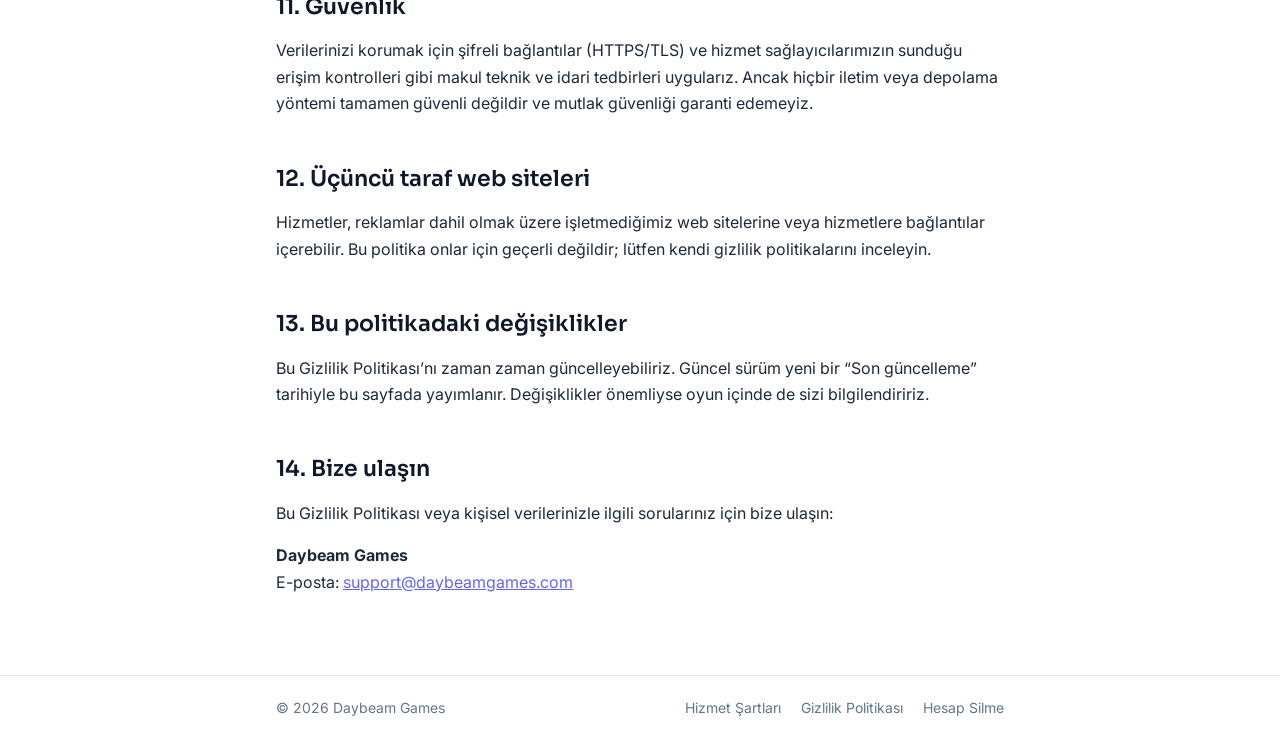
<file: tr/privacy/index.html>
<!DOCTYPE html>
<html lang="tr">
<head>
  <meta charset="utf-8">
  <meta name="viewport" content="width=device-width, initial-scale=1">
  <title>Gizlilik Politikası · Daybeam Games</title>
  <meta name="description" content="Daybeam Games'in kişisel verilerinizi nasıl topladığı, kullandığı ve koruduğu.">
  <link rel="alternate" hreflang="tr" href="https://daybeamgames.com/tr/privacy/">
  <link rel="alternate" hreflang="en" href="https://daybeamgames.com/en/privacy/">
  <link rel="icon" href="../../assets/favicon.svg" type="image/svg+xml">
  <link href="https://fonts.googleapis.com/css2?family=Inter:wght@400;500;600&family=Sora:wght@700;800&display=swap" rel="stylesheet">
  <link rel="stylesheet" href="../../assets/style.css">
</head>
<body>
  <header class="site-header">
    <div class="inner">
      <a class="brand" href="../"><span class="brand-mark"></span>Daybeam Games</a>
      <div class="lang"><a href="../../en/privacy/">EN</a><span aria-current="true">TR</span></div>
    </div>
  </header>

  <main>
    <h1>Gizlilik Politikası</h1>
    <p class="updated">Son güncelleme: 28 Ekim 2026</p>

    <nav class="toc" aria-label="İçindekiler">
      <strong>İçindekiler</strong>
      <ol>
        <li><a href="#giris">Giriş</a></li>
        <li><a href="#toplanan-veriler">Topladığımız kişisel veriler</a></li>
        <li><a href="#kullanim">Verilerinizi nasıl kullanıyoruz</a></li>
        <li><a href="#paylasim">Verilerinizi kimlerle paylaşıyoruz</a></li>
        <li><a href="#reklam">Reklamlar</a></li>
        <li><a href="#tercihler">Tercihleriniz ve kontrolleriniz</a></li>
        <li><a href="#haklar">Haklarınız</a></li>
        <li><a href="#aktarim">Yurt dışına aktarım</a></li>
        <li><a href="#saklama">Saklama süresi</a></li>
        <li><a href="#cocuklar">Çocuklar</a></li>
        <li><a href="#guvenlik">Güvenlik</a></li>
        <li><a href="#ucuncu-taraf">Üçüncü taraf web siteleri</a></li>
        <li><a href="#degisiklikler">Bu politikadaki değişiklikler</a></li>
        <li><a href="#iletisim">Bize ulaşın</a></li>
      </ol>
    </nav>

    <h2 id="giris">1. Giriş</h2>
    <p>Bu Gizlilik Politikası, Daybeam Games’in (“<strong>Daybeam Games</strong>”, “<strong>biz</strong>”) mobil oyunlarımızı oynadığınızda, web sitemizi ziyaret ettiğinizde veya bizimle iletişime geçtiğinizde (birlikte “<strong>Hizmetler</strong>”) kişisel verilerinizi nasıl topladığını, kullandığını, paylaştığını ve koruduğunu açıklar.</p>
    <p>Daybeam Games bağımsız bir oyun geliştiricisidir ve bu politikada açıklanan kişisel veriler bakımından 6698 sayılı Kişisel Verilerin Korunması Kanunu (“<strong>KVKK</strong>”) kapsamında veri sorumlusudur. Bu metin aynı zamanda KVKK’nın 10. maddesi uyarınca aydınlatma metni niteliğindedir. Hizmetleri kullanarak kişisel verilerinizin burada açıklandığı şekilde işleneceğini kabul etmiş olursunuz. Bu politikayı kabul etmiyorsanız lütfen Hizmetleri kullanmayın.</p>

    <h2 id="toplanan-veriler">2. Topladığımız kişisel veriler</h2>
    <h3>Bize sağladığınız veriler</h3>
    <ul>
      <li><strong>İletişim ve destek verileri:</strong> e-posta adresiniz ve bize gönderdiğiniz mesajların içeriği (örneğin destek veya hesap silme talepleriniz).</li>
      <li><strong>Oyun profili verileri:</strong> oyun destekliyorsa seçtiğiniz oyuncu adı veya takma ad.</li>
    </ul>
    <h3>Otomatik olarak toplanan veriler</h3>
    <ul>
      <li><strong>Cihaz ve teknik veriler:</strong> cihaz modeli, işletim sistemi ve sürümü, dil ve bölge ayarları, uygulama sürümü, IP adresi ve buradan elde edilen yaklaşık (ülke/şehir düzeyinde) konum.</li>
      <li><strong>Tanımlayıcılar:</strong> kurulum kimlikleri, cihazınızın reklam kimliği (Google Reklam Kimliği) ve oyun ya da Google Play Oyun Hizmetleri / Firebase tarafından oluşturulan kullanıcı kimlikleri.</li>
      <li><strong>Oyun ve kullanım verileri:</strong> ilerleme, seviyeler, skorlar, oyun içi para ve öğeler, oturum süresi, kullandığınız özellikler, çökme ve performans kayıtları.</li>
      <li><strong>Satın alma verileri:</strong> uygulama içi satın alma bilgileri (ürün, fiyat, para birimi, zaman, sipariş numarası). Ödemeler Google Play tarafından işlenir; kart veya ödeme bilgilerinizi <strong>almıyor ve saklamıyoruz</strong>.</li>
      <li><strong>Reklam verileri:</strong> size gösterilen ve etkileşimde bulunduğunuz reklamlara ilişkin bilgiler.</li>
    </ul>
    <h3>Üçüncü taraflardan alınan veriler</h3>
    <ul>
      <li>Google Play Oyunlar veya başka bir platform hesabıyla giriş yaparsanız, o platformun ayarlarınıza göre bizimle paylaştığı temel bilgileri (oyuncu kimliği ve görünen ad gibi) alırız.</li>
      <li>Reklam ve analitik iş ortaklarımız reklam performansı ve yüklemelerle ilgili toplu veya cihaz düzeyinde bilgiler paylaşabilir.</li>
    </ul>
    <p>Hassas GPS konumu, rehber, fotoğraf veya mikrofon verisi toplamıyoruz.</p>

    <h2 id="kullanim">3. Verilerinizi nasıl kullanıyoruz</h2>
    <div class="table-wrap">
      <table>
        <thead><tr><th>Amaç</th><th>Hukuki sebep</th></tr></thead>
        <tbody>
          <tr><td>Oyunu sunmak, ilerlemenizi kaydetmek ve cihazlar arasında eşitlemek</td><td>Sözleşmenin kurulması ve ifası (Hizmet Şartları)</td></tr>
          <tr><td>Uygulama içi satın almaları işlemek ve satın alınan öğeleri teslim etmek</td><td>Sözleşmenin ifası</td></tr>
          <tr><td>Destek ve silme taleplerini yanıtlamak</td><td>Sözleşmenin ifası; hukuki yükümlülük</td></tr>
          <tr><td>Analitik: oyunun nasıl oynandığını anlamak, hata ve çökmeleri gidermek, denge ve özellikleri geliştirmek</td><td>Meşru menfaat</td></tr>
          <tr><td>Reklam göstermek (izin verilen durumlarda kişiselleştirilmiş reklamlar dahil)</td><td>Açık rıza (kanunen gerekli olduğunda); diğer durumlarda meşru menfaat</td></tr>
          <tr><td>Dolandırıcılık, hile ve kötüye kullanımı önlemek, Hizmetlerin güvenliğini sağlamak</td><td>Meşru menfaat</td></tr>
          <tr><td>Yasal yükümlülüklere uymak ve yetkili mercilerin taleplerini yanıtlamak</td><td>Hukuki yükümlülük</td></tr>
        </tbody>
      </table>
    </div>

    <h2 id="paylasim">4. Verilerinizi kimlerle paylaşıyoruz</h2>
    <p>Kişisel verilerinizi satmıyoruz. Verilerinizi yalnızca aşağıdaki durumlarda paylaşırız:</p>
    <ul>
      <li><strong>Hizmet sağlayıcılar</strong> — Hizmetleri yürütmek için verileri bizim adımıza işleyenler:
        <ul>
          <li>Google Firebase (analitik, çökme raporlama, kimlik doğrulama, bulut depolama) — <a href="https://firebase.google.com/support/privacy" rel="noopener">gizlilik bilgileri</a></li>
          <li>Google Play Oyun Hizmetleri (giriş, bulut kayıt, başarımlar) — <a href="https://policies.google.com/privacy?hl=tr" rel="noopener">Google Gizlilik Politikası</a></li>
          <li>Google Play Faturalandırma (uygulama içi satın almalar) — <a href="https://policies.google.com/privacy?hl=tr" rel="noopener">Google Gizlilik Politikası</a></li>
        </ul>
      </li>
      <li><strong>Reklam iş ortakları</strong> — örneğin Google AdMob; reklam göstermek ve ölçmek için cihaz tanımlayıcıları ve kullanım verileri toplayabilir (bkz. <a href="#reklam">Bölüm 5</a>) — <a href="https://policies.google.com/technologies/ads?hl=tr" rel="noopener">Google’ın reklamlarda verileri nasıl kullandığı</a></li>
      <li><strong>Yetkili kamu kurum ve kuruluşları</strong> — kanun, mahkeme kararı gerektirdiğinde veya Daybeam Games’in, oyuncularımızın ya da başkalarının haklarını, mülkiyetini veya güvenliğini korumak için.</li>
      <li><strong>Halef</strong> — Daybeam Games veya oyunları devredilir, birleşir ya da satın alınırsa; bu durum verilerinizin işlenme biçimini değiştirirse sizi bilgilendiririz.</li>
    </ul>

    <h2 id="reklam">5. Reklamlar</h2>
    <p>Oyunlarımız ücretsiz olabilir ve reklamlarla desteklenebilir. Reklam iş ortaklarımız, size daha ilgili reklamlar göstermek (“kişiselleştirilmiş reklamlar”) ve reklam performansını ölçmek için cihazınızın reklam kimliğini ve oyunu kullanımınıza ilişkin bilgileri kullanabilir.</p>
    <p>Kanunun gerektirdiği yerlerde (örneğin Avrupa Ekonomik Alanı, Birleşik Krallık ve İsviçre) kişiselleştirilmiş reklam göstermeden önce oyun içinde gösterilen bir izin mesajıyla onayınızı isteriz. Tercihinizi istediğiniz zaman oyunun ayarlarından (varsa) veya bizimle iletişime geçerek değiştirebilirsiniz.</p>
    <p>Kişiselleştirilmiş reklamları cihaz düzeyinde de sınırlayabilirsiniz: Android’de <em>Ayarlar → Google → Reklamlar</em> bölümünden reklam kimliğinizi silebilir veya sıfırlayabilirsiniz. Reklam görmeye devam edersiniz ancak reklamlar size daha az özelleştirilmiş olur.</p>

    <h2 id="tercihler">6. Tercihleriniz ve kontrolleriniz</h2>
    <ul>
      <li><strong>Hesabınızı ve verilerinizi silme:</strong> <a href="../delete-account/">Hesap Silme</a> sayfamızdaki adımları izleyin.</li>
      <li><strong>Reklamlar:</strong> reklam kişiselleştirmesini <a href="#reklam">Bölüm 5</a>’te açıklandığı şekilde yönetin.</li>
      <li><strong>Bildirimler:</strong> anlık bildirimleri cihaz ayarlarınızdan kapatabilirsiniz.</li>
      <li><strong>Tüm veri toplamayı durdurma:</strong> oyunu kaldırarak tüm veri toplamayı durdurabilirsiniz.</li>
    </ul>

    <h2 id="haklar">7. Haklarınız</h2>
    <p>KVKK’nın 11. maddesi ve bulunduğunuz yere göre geçerli diğer mevzuat (AB/Birleşik Krallık GDPR dahil) kapsamında aşağıdaki haklara sahipsiniz:</p>
    <ul>
      <li>kişisel verilerinizin işlenip işlenmediğini öğrenme ve işlenmişse buna ilişkin bilgi ve bir kopyasını talep etme;</li>
      <li>işlenme amacını ve amacına uygun kullanılıp kullanılmadığını öğrenme;</li>
      <li>yurt içinde veya yurt dışında verilerin aktarıldığı üçüncü kişileri bilme;</li>
      <li>eksik veya yanlış işlenmiş verilerin düzeltilmesini isteme;</li>
      <li>verilerinizin silinmesini veya yok edilmesini isteme;</li>
      <li>düzeltme ve silme işlemlerinin verilerin aktarıldığı üçüncü kişilere bildirilmesini isteme;</li>
      <li>işlenen verilerin münhasıran otomatik sistemler vasıtasıyla analiz edilmesi suretiyle aleyhinize bir sonucun ortaya çıkmasına itiraz etme;</li>
      <li>kanuna aykırı işleme sebebiyle zarara uğramanız hâlinde zararın giderilmesini talep etme;</li>
      <li>verdiğiniz açık rızayı dilediğiniz zaman geri alma;</li>
      <li>Kişisel Verileri Koruma Kurumu’na (veya bulunduğunuz ülkedeki veri koruma otoritesine) şikâyette bulunma.</li>
    </ul>
    <p>Bu haklarınızı kullanmak için <a href="mailto:support@daybeamgames.com">support@daybeamgames.com</a> adresine e-posta gönderebilirsiniz. Kimliğinizi doğrulamak için (örneğin oyun içi oyuncu kimliğinizi) isteyebiliriz. Talebinizi en geç 30 gün içinde ücretsiz olarak sonuçlandırırız.</p>

    <h2 id="aktarim">8. Yurt dışına aktarım</h2>
    <p>Google dahil hizmet sağlayıcılarımız verilerinizi Amerika Birleşik Devletleri ve Avrupa Birliği dahil olmak üzere ülkeniz dışındaki sunucularda işleyebilir. Bu aktarımlar, KVKK’nın 9. maddesi ve diğer geçerli mevzuat kapsamında öngörülen uygun güvenceler (örneğin standart sözleşmeler) çerçevesinde gerçekleştirilir.</p>

    <h2 id="saklama">9. Saklama süresi</h2>
    <p>Kişisel verileri yalnızca bu politikada açıklanan amaçlar için gerekli olduğu sürece saklarız. Oyun hesabı ve ilerleme verileri hesabınız aktif olduğu sürece saklanır ve silme talebinizden sonra 30 gün içinde silinir. Analitik veriler hizmet sağlayıcılarımız tarafından sınırlı sürelerle saklanır (örneğin Firebase Analytics’te 14 aya kadar). Satın alma kayıtları vergi ve muhasebe mevzuatının gerektirdiği süre boyunca saklanabilir.</p>

    <h2 id="cocuklar">10. Çocuklar</h2>
    <p>Hizmetlerimiz 13 yaşın (veya bazı AEA ülkelerinde 16 gibi ülkenizde geçerli daha yüksek asgari yaşın) altındaki çocuklara yönelik değildir ve bu çocuklardan bilerek kişisel veri toplamayız. Bir çocuğun bize kişisel veri sağladığını düşünüyorsanız lütfen bizimle iletişime geçin; bu verileri sileriz.</p>

    <h2 id="guvenlik">11. Güvenlik</h2>
    <p>Verilerinizi korumak için şifreli bağlantılar (HTTPS/TLS) ve hizmet sağlayıcılarımızın sunduğu erişim kontrolleri gibi makul teknik ve idari tedbirleri uygularız. Ancak hiçbir iletim veya depolama yöntemi tamamen güvenli değildir ve mutlak güvenliği garanti edemeyiz.</p>

    <h2 id="ucuncu-taraf">12. Üçüncü taraf web siteleri</h2>
    <p>Hizmetler, reklamlar dahil olmak üzere işletmediğimiz web sitelerine veya hizmetlere bağlantılar içerebilir. Bu politika onlar için geçerli değildir; lütfen kendi gizlilik politikalarını inceleyin.</p>

    <h2 id="degisiklikler">13. Bu politikadaki değişiklikler</h2>
    <p>Bu Gizlilik Politikası’nı zaman zaman güncelleyebiliriz. Güncel sürüm yeni bir “Son güncelleme” tarihiyle bu sayfada yayımlanır. Değişiklikler önemliyse oyun içinde de sizi bilgilendiririz.</p>

    <h2 id="iletisim">14. Bize ulaşın</h2>
    <p>Bu Gizlilik Politikası veya kişisel verilerinizle ilgili sorularınız için bize ulaşın:</p>
    <p><strong>Daybeam Games</strong><br>E-posta: <a href="mailto:support@daybeamgames.com">support@daybeamgames.com</a></p>
  </main>

  <footer class="site-footer">
    <div class="inner">
      <span>&copy; 2026 Daybeam Games</span>
      <nav>
        <a href="../terms/">Hizmet Şartları</a>
        <a href="../privacy/">Gizlilik Politikası</a>
        <a href="../delete-account/">Hesap Silme</a>
      </nav>
    </div>
  </footer>
</body>
</html>
</file>
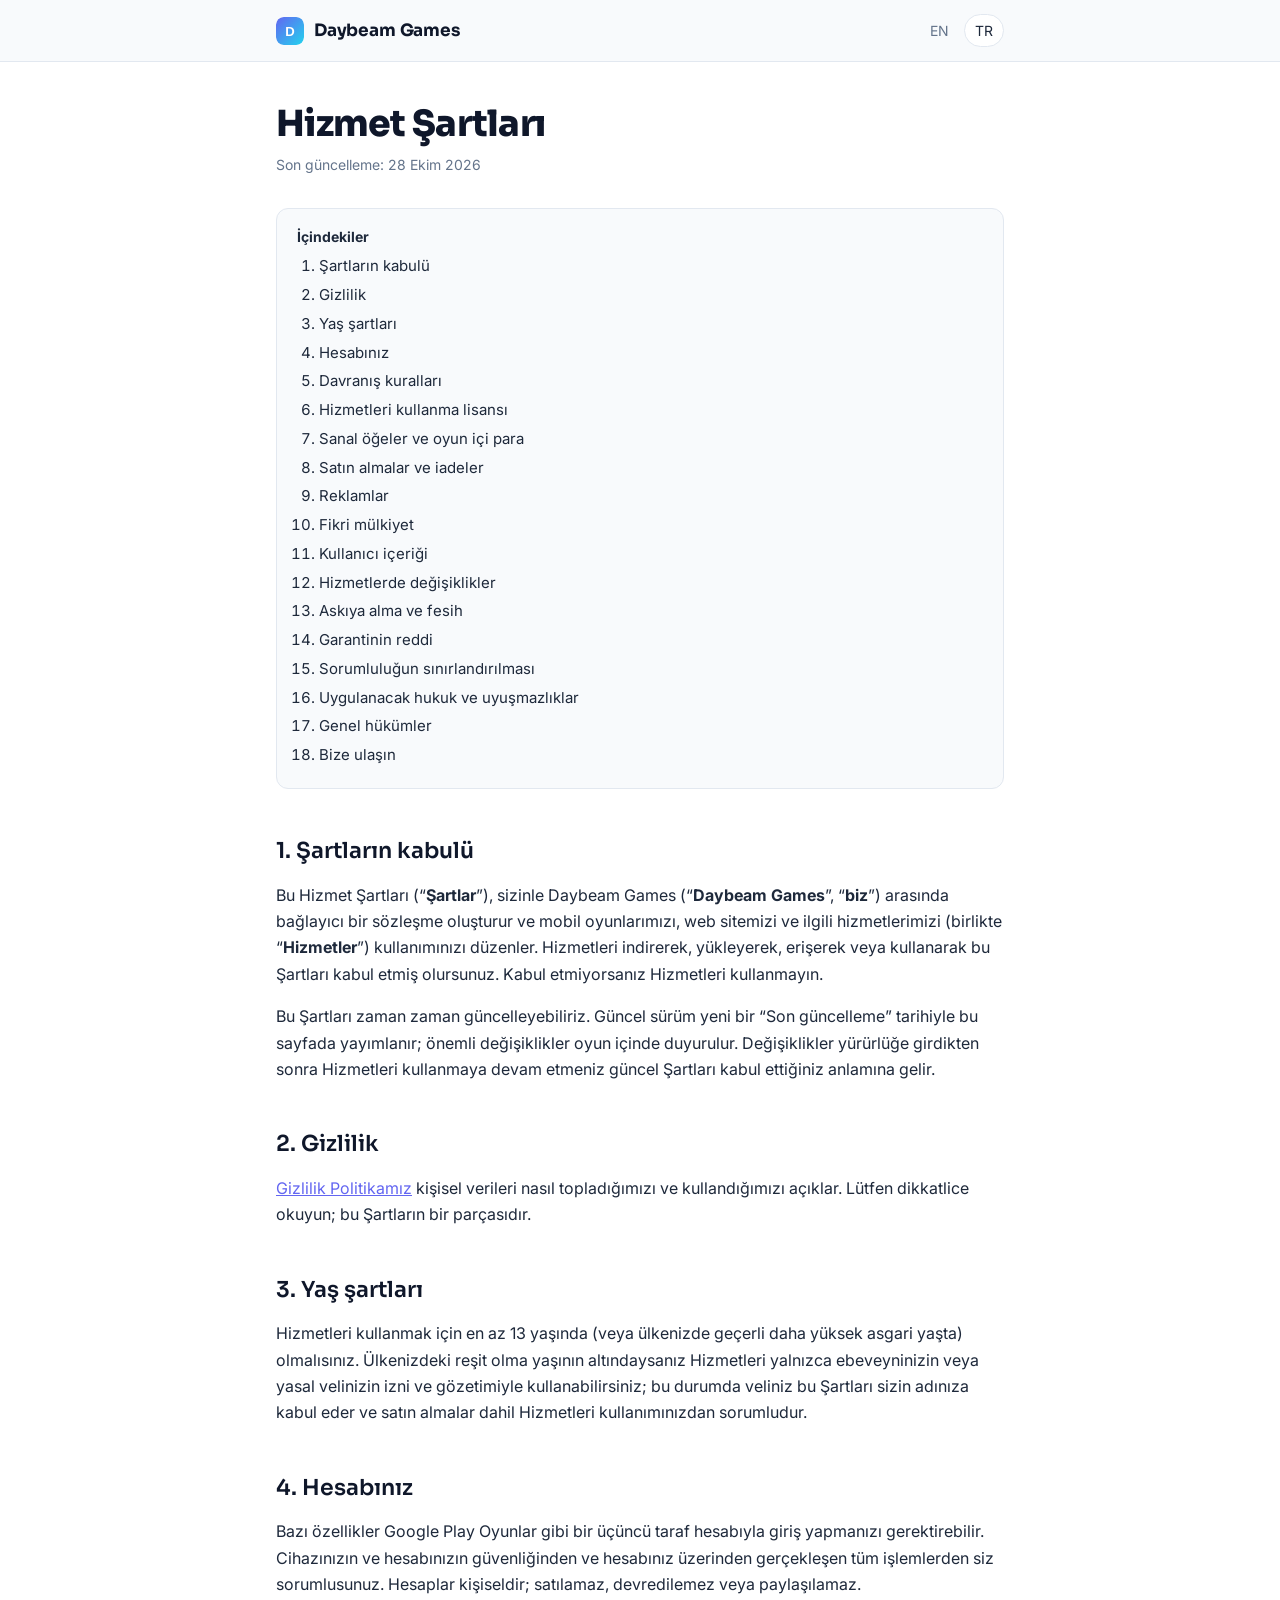
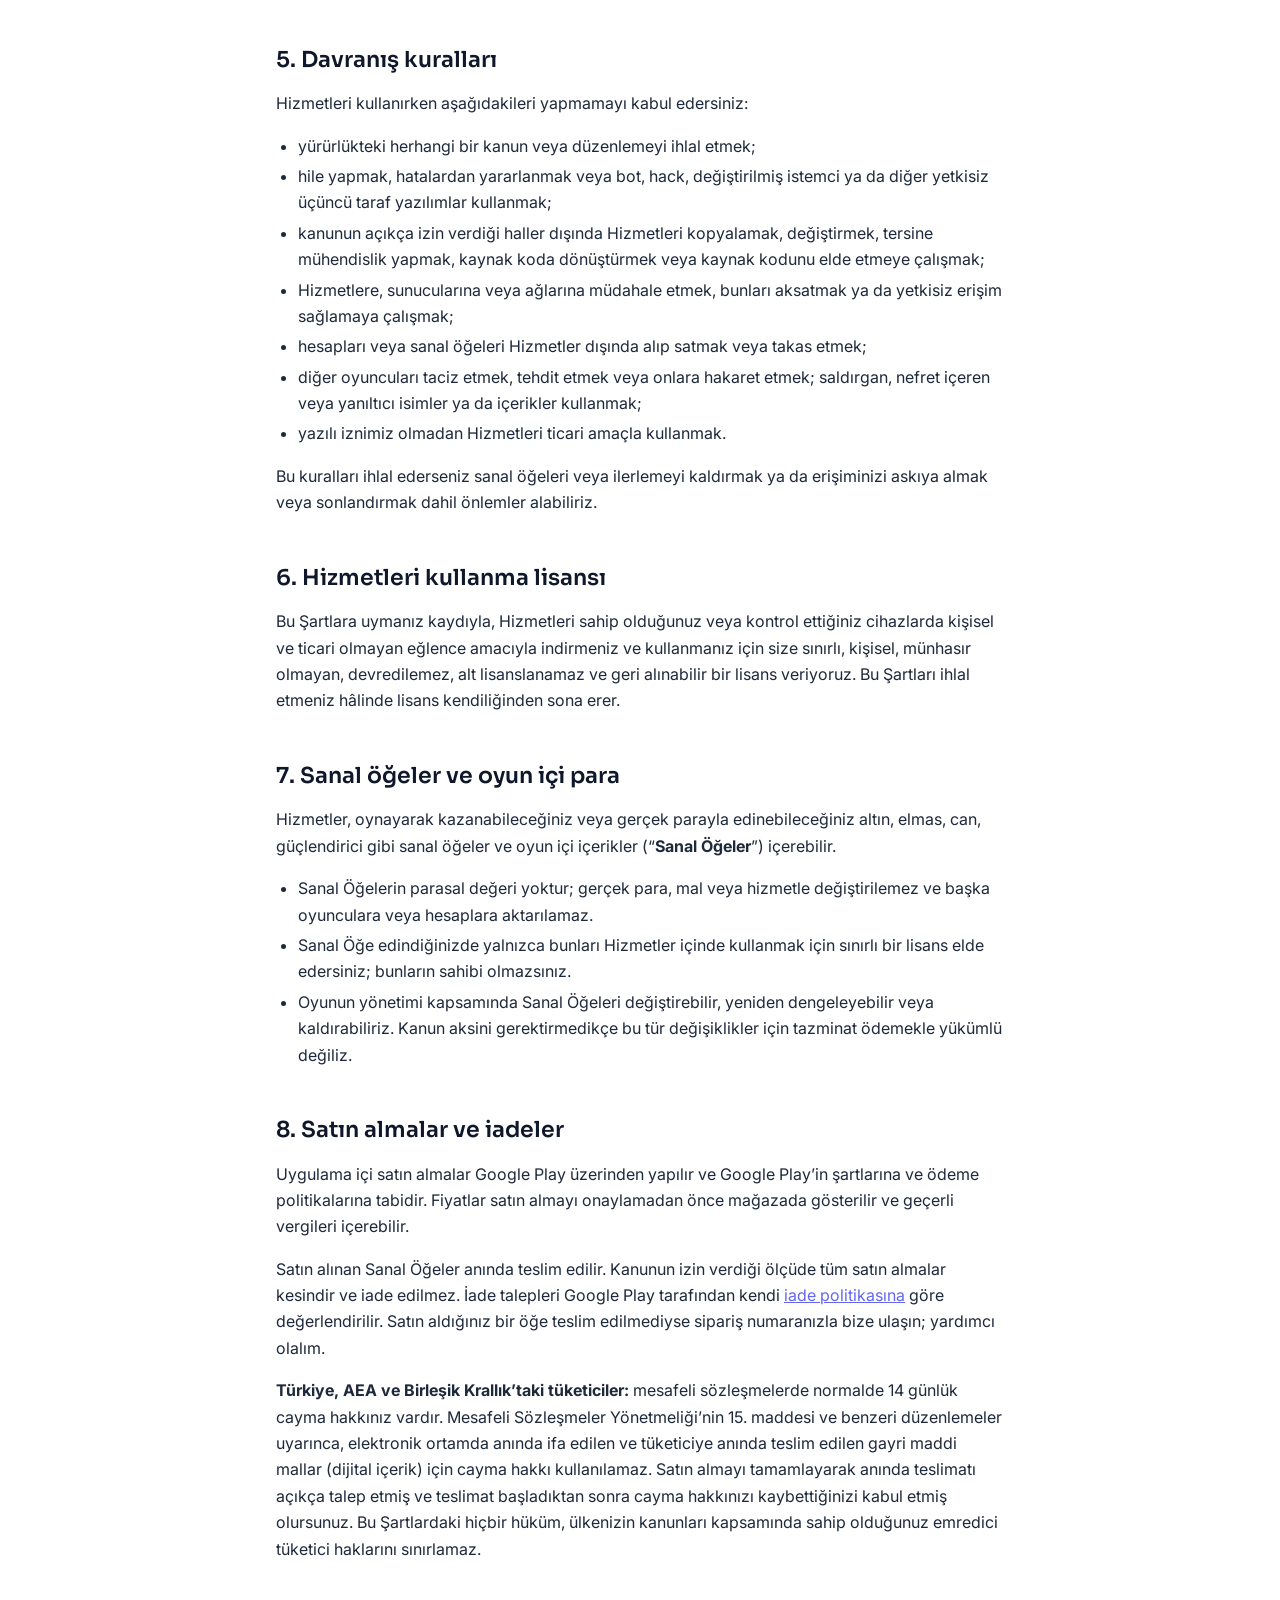
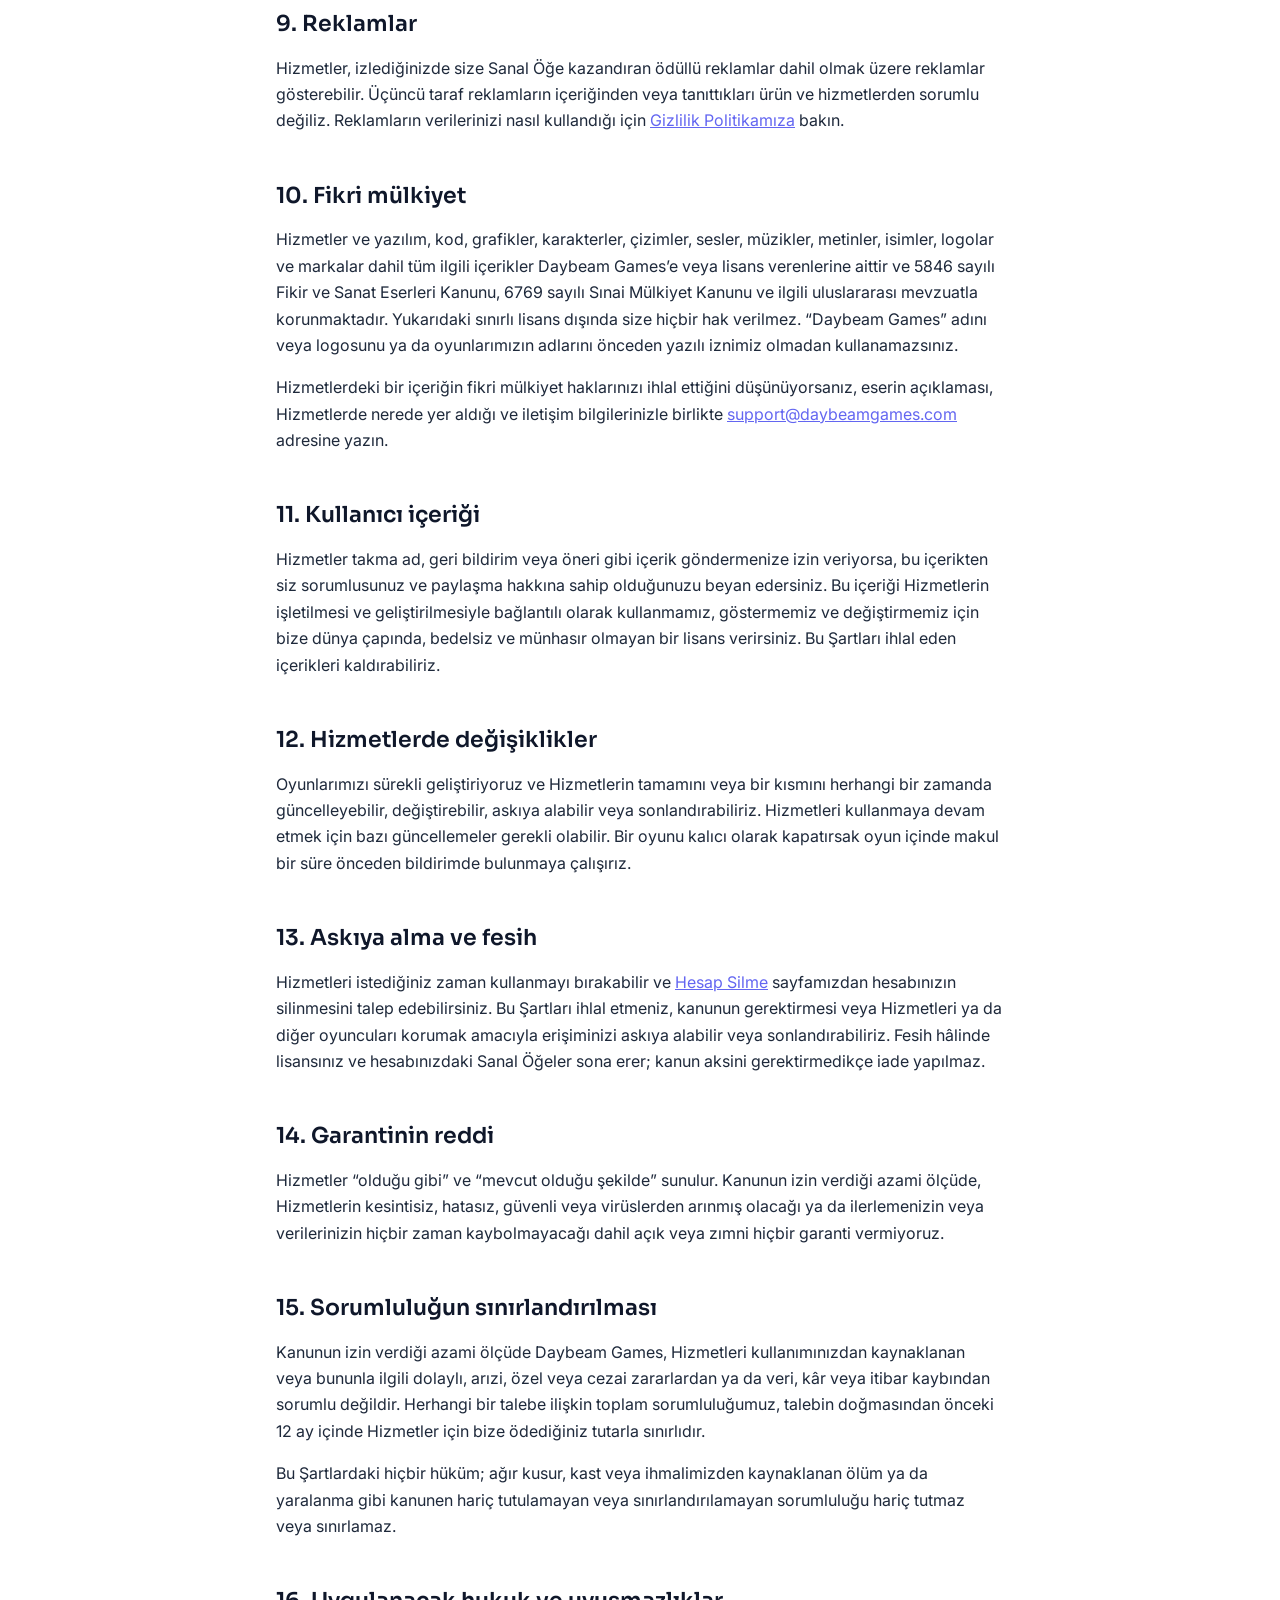
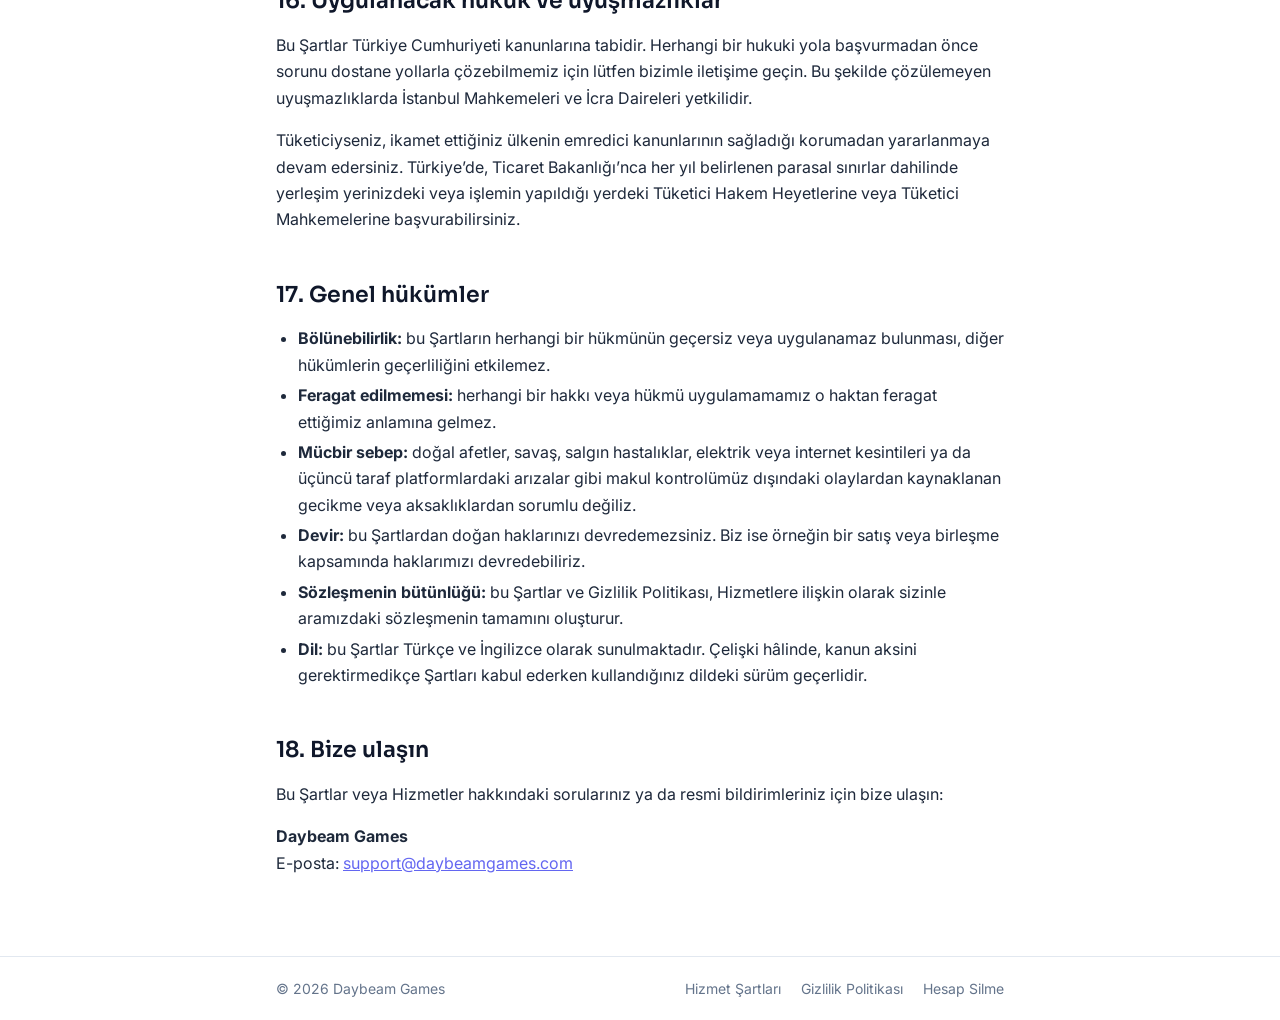
<file: tr/terms/index.html>
<!DOCTYPE html>
<html lang="tr">
<head>
  <meta charset="utf-8">
  <meta name="viewport" content="width=device-width, initial-scale=1">
  <title>Hizmet Şartları · Daybeam Games</title>
  <meta name="description" content="Daybeam Games mobil oyunları ve web sitesi için Hizmet Şartları.">
  <link rel="alternate" hreflang="tr" href="https://daybeamgames.com/tr/terms/">
  <link rel="alternate" hreflang="en" href="https://daybeamgames.com/en/terms/">
  <link rel="icon" href="../../assets/favicon.svg" type="image/svg+xml">
  <link href="https://fonts.googleapis.com/css2?family=Inter:wght@400;500;600&family=Sora:wght@700;800&display=swap" rel="stylesheet">
  <link rel="stylesheet" href="../../assets/style.css">
</head>
<body>
  <header class="site-header">
    <div class="inner">
      <a class="brand" href="../"><span class="brand-mark"></span>Daybeam Games</a>
      <div class="lang"><a href="../../en/terms/">EN</a><span aria-current="true">TR</span></div>
    </div>
  </header>

  <main>
    <h1>Hizmet Şartları</h1>
    <p class="updated">Son güncelleme: 28 Ekim 2026</p>

    <nav class="toc" aria-label="İçindekiler">
      <strong>İçindekiler</strong>
      <ol>
        <li><a href="#kabul">Şartların kabulü</a></li>
        <li><a href="#gizlilik">Gizlilik</a></li>
        <li><a href="#yas">Yaş şartları</a></li>
        <li><a href="#hesap">Hesabınız</a></li>
        <li><a href="#davranis">Davranış kuralları</a></li>
        <li><a href="#lisans">Hizmetleri kullanma lisansı</a></li>
        <li><a href="#sanal-ogeler">Sanal öğeler ve oyun içi para</a></li>
        <li><a href="#odemeler">Satın almalar ve iadeler</a></li>
        <li><a href="#reklamlar">Reklamlar</a></li>
        <li><a href="#fikri-mulkiyet">Fikri mülkiyet</a></li>
        <li><a href="#kullanici-icerigi">Kullanıcı içeriği</a></li>
        <li><a href="#hizmet-degisiklikleri">Hizmetlerde değişiklikler</a></li>
        <li><a href="#fesih">Askıya alma ve fesih</a></li>
        <li><a href="#garanti">Garantinin reddi</a></li>
        <li><a href="#sorumluluk">Sorumluluğun sınırlandırılması</a></li>
        <li><a href="#hukuk">Uygulanacak hukuk ve uyuşmazlıklar</a></li>
        <li><a href="#genel">Genel hükümler</a></li>
        <li><a href="#iletisim">Bize ulaşın</a></li>
      </ol>
    </nav>

    <h2 id="kabul">1. Şartların kabulü</h2>
    <p>Bu Hizmet Şartları (“<strong>Şartlar</strong>”), sizinle Daybeam Games (“<strong>Daybeam Games</strong>”, “<strong>biz</strong>”) arasında bağlayıcı bir sözleşme oluşturur ve mobil oyunlarımızı, web sitemizi ve ilgili hizmetlerimizi (birlikte “<strong>Hizmetler</strong>”) kullanımınızı düzenler. Hizmetleri indirerek, yükleyerek, erişerek veya kullanarak bu Şartları kabul etmiş olursunuz. Kabul etmiyorsanız Hizmetleri kullanmayın.</p>
    <p>Bu Şartları zaman zaman güncelleyebiliriz. Güncel sürüm yeni bir “Son güncelleme” tarihiyle bu sayfada yayımlanır; önemli değişiklikler oyun içinde duyurulur. Değişiklikler yürürlüğe girdikten sonra Hizmetleri kullanmaya devam etmeniz güncel Şartları kabul ettiğiniz anlamına gelir.</p>

    <h2 id="gizlilik">2. Gizlilik</h2>
    <p><a href="../privacy/">Gizlilik Politikamız</a> kişisel verileri nasıl topladığımızı ve kullandığımızı açıklar. Lütfen dikkatlice okuyun; bu Şartların bir parçasıdır.</p>

    <h2 id="yas">3. Yaş şartları</h2>
    <p>Hizmetleri kullanmak için en az 13 yaşında (veya ülkenizde geçerli daha yüksek asgari yaşta) olmalısınız. Ülkenizdeki reşit olma yaşının altındaysanız Hizmetleri yalnızca ebeveyninizin veya yasal velinizin izni ve gözetimiyle kullanabilirsiniz; bu durumda veliniz bu Şartları sizin adınıza kabul eder ve satın almalar dahil Hizmetleri kullanımınızdan sorumludur.</p>

    <h2 id="hesap">4. Hesabınız</h2>
    <p>Bazı özellikler Google Play Oyunlar gibi bir üçüncü taraf hesabıyla giriş yapmanızı gerektirebilir. Cihazınızın ve hesabınızın güvenliğinden ve hesabınız üzerinden gerçekleşen tüm işlemlerden siz sorumlusunuz. Hesaplar kişiseldir; satılamaz, devredilemez veya paylaşılamaz.</p>

    <h2 id="davranis">5. Davranış kuralları</h2>
    <p>Hizmetleri kullanırken aşağıdakileri yapmamayı kabul edersiniz:</p>
    <ul>
      <li>yürürlükteki herhangi bir kanun veya düzenlemeyi ihlal etmek;</li>
      <li>hile yapmak, hatalardan yararlanmak veya bot, hack, değiştirilmiş istemci ya da diğer yetkisiz üçüncü taraf yazılımlar kullanmak;</li>
      <li>kanunun açıkça izin verdiği haller dışında Hizmetleri kopyalamak, değiştirmek, tersine mühendislik yapmak, kaynak koda dönüştürmek veya kaynak kodunu elde etmeye çalışmak;</li>
      <li>Hizmetlere, sunucularına veya ağlarına müdahale etmek, bunları aksatmak ya da yetkisiz erişim sağlamaya çalışmak;</li>
      <li>hesapları veya sanal öğeleri Hizmetler dışında alıp satmak veya takas etmek;</li>
      <li>diğer oyuncuları taciz etmek, tehdit etmek veya onlara hakaret etmek; saldırgan, nefret içeren veya yanıltıcı isimler ya da içerikler kullanmak;</li>
      <li>yazılı iznimiz olmadan Hizmetleri ticari amaçla kullanmak.</li>
    </ul>
    <p>Bu kuralları ihlal ederseniz sanal öğeleri veya ilerlemeyi kaldırmak ya da erişiminizi askıya almak veya sonlandırmak dahil önlemler alabiliriz.</p>

    <h2 id="lisans">6. Hizmetleri kullanma lisansı</h2>
    <p>Bu Şartlara uymanız kaydıyla, Hizmetleri sahip olduğunuz veya kontrol ettiğiniz cihazlarda kişisel ve ticari olmayan eğlence amacıyla indirmeniz ve kullanmanız için size sınırlı, kişisel, münhasır olmayan, devredilemez, alt lisanslanamaz ve geri alınabilir bir lisans veriyoruz. Bu Şartları ihlal etmeniz hâlinde lisans kendiliğinden sona erer.</p>

    <h2 id="sanal-ogeler">7. Sanal öğeler ve oyun içi para</h2>
    <p>Hizmetler, oynayarak kazanabileceğiniz veya gerçek parayla edinebileceğiniz altın, elmas, can, güçlendirici gibi sanal öğeler ve oyun içi içerikler (“<strong>Sanal Öğeler</strong>”) içerebilir.</p>
    <ul>
      <li>Sanal Öğelerin parasal değeri yoktur; gerçek para, mal veya hizmetle değiştirilemez ve başka oyunculara veya hesaplara aktarılamaz.</li>
      <li>Sanal Öğe edindiğinizde yalnızca bunları Hizmetler içinde kullanmak için sınırlı bir lisans elde edersiniz; bunların sahibi olmazsınız.</li>
      <li>Oyunun yönetimi kapsamında Sanal Öğeleri değiştirebilir, yeniden dengeleyebilir veya kaldırabiliriz. Kanun aksini gerektirmedikçe bu tür değişiklikler için tazminat ödemekle yükümlü değiliz.</li>
    </ul>

    <h2 id="odemeler">8. Satın almalar ve iadeler</h2>
    <p>Uygulama içi satın almalar Google Play üzerinden yapılır ve Google Play’in şartlarına ve ödeme politikalarına tabidir. Fiyatlar satın almayı onaylamadan önce mağazada gösterilir ve geçerli vergileri içerebilir.</p>
    <p>Satın alınan Sanal Öğeler anında teslim edilir. Kanunun izin verdiği ölçüde tüm satın almalar kesindir ve iade edilmez. İade talepleri Google Play tarafından kendi <a href="https://support.google.com/googleplay/answer/2479637?hl=tr" rel="noopener">iade politikasına</a> göre değerlendirilir. Satın aldığınız bir öğe teslim edilmediyse sipariş numaranızla bize ulaşın; yardımcı olalım.</p>
    <p><strong>Türkiye, AEA ve Birleşik Krallık’taki tüketiciler:</strong> mesafeli sözleşmelerde normalde 14 günlük cayma hakkınız vardır. Mesafeli Sözleşmeler Yönetmeliği’nin 15. maddesi ve benzeri düzenlemeler uyarınca, elektronik ortamda anında ifa edilen ve tüketiciye anında teslim edilen gayri maddi mallar (dijital içerik) için cayma hakkı kullanılamaz. Satın almayı tamamlayarak anında teslimatı açıkça talep etmiş ve teslimat başladıktan sonra cayma hakkınızı kaybettiğinizi kabul etmiş olursunuz. Bu Şartlardaki hiçbir hüküm, ülkenizin kanunları kapsamında sahip olduğunuz emredici tüketici haklarını sınırlamaz.</p>

    <h2 id="reklamlar">9. Reklamlar</h2>
    <p>Hizmetler, izlediğinizde size Sanal Öğe kazandıran ödüllü reklamlar dahil olmak üzere reklamlar gösterebilir. Üçüncü taraf reklamların içeriğinden veya tanıttıkları ürün ve hizmetlerden sorumlu değiliz. Reklamların verilerinizi nasıl kullandığı için <a href="../privacy/#reklam">Gizlilik Politikamıza</a> bakın.</p>

    <h2 id="fikri-mulkiyet">10. Fikri mülkiyet</h2>
    <p>Hizmetler ve yazılım, kod, grafikler, karakterler, çizimler, sesler, müzikler, metinler, isimler, logolar ve markalar dahil tüm ilgili içerikler Daybeam Games’e veya lisans verenlerine aittir ve 5846 sayılı Fikir ve Sanat Eserleri Kanunu, 6769 sayılı Sınai Mülkiyet Kanunu ve ilgili uluslararası mevzuatla korunmaktadır. Yukarıdaki sınırlı lisans dışında size hiçbir hak verilmez. “Daybeam Games” adını veya logosunu ya da oyunlarımızın adlarını önceden yazılı iznimiz olmadan kullanamazsınız.</p>
    <p>Hizmetlerdeki bir içeriğin fikri mülkiyet haklarınızı ihlal ettiğini düşünüyorsanız, eserin açıklaması, Hizmetlerde nerede yer aldığı ve iletişim bilgilerinizle birlikte <a href="mailto:support@daybeamgames.com">support@daybeamgames.com</a> adresine yazın.</p>

    <h2 id="kullanici-icerigi">11. Kullanıcı içeriği</h2>
    <p>Hizmetler takma ad, geri bildirim veya öneri gibi içerik göndermenize izin veriyorsa, bu içerikten siz sorumlusunuz ve paylaşma hakkına sahip olduğunuzu beyan edersiniz. Bu içeriği Hizmetlerin işletilmesi ve geliştirilmesiyle bağlantılı olarak kullanmamız, göstermemiz ve değiştirmemiz için bize dünya çapında, bedelsiz ve münhasır olmayan bir lisans verirsiniz. Bu Şartları ihlal eden içerikleri kaldırabiliriz.</p>

    <h2 id="hizmet-degisiklikleri">12. Hizmetlerde değişiklikler</h2>
    <p>Oyunlarımızı sürekli geliştiriyoruz ve Hizmetlerin tamamını veya bir kısmını herhangi bir zamanda güncelleyebilir, değiştirebilir, askıya alabilir veya sonlandırabiliriz. Hizmetleri kullanmaya devam etmek için bazı güncellemeler gerekli olabilir. Bir oyunu kalıcı olarak kapatırsak oyun içinde makul bir süre önceden bildirimde bulunmaya çalışırız.</p>

    <h2 id="fesih">13. Askıya alma ve fesih</h2>
    <p>Hizmetleri istediğiniz zaman kullanmayı bırakabilir ve <a href="../delete-account/">Hesap Silme</a> sayfamızdan hesabınızın silinmesini talep edebilirsiniz. Bu Şartları ihlal etmeniz, kanunun gerektirmesi veya Hizmetleri ya da diğer oyuncuları korumak amacıyla erişiminizi askıya alabilir veya sonlandırabiliriz. Fesih hâlinde lisansınız ve hesabınızdaki Sanal Öğeler sona erer; kanun aksini gerektirmedikçe iade yapılmaz.</p>

    <h2 id="garanti">14. Garantinin reddi</h2>
    <p>Hizmetler “olduğu gibi” ve “mevcut olduğu şekilde” sunulur. Kanunun izin verdiği azami ölçüde, Hizmetlerin kesintisiz, hatasız, güvenli veya virüslerden arınmış olacağı ya da ilerlemenizin veya verilerinizin hiçbir zaman kaybolmayacağı dahil açık veya zımni hiçbir garanti vermiyoruz.</p>

    <h2 id="sorumluluk">15. Sorumluluğun sınırlandırılması</h2>
    <p>Kanunun izin verdiği azami ölçüde Daybeam Games, Hizmetleri kullanımınızdan kaynaklanan veya bununla ilgili dolaylı, arızi, özel veya cezai zararlardan ya da veri, kâr veya itibar kaybından sorumlu değildir. Herhangi bir talebe ilişkin toplam sorumluluğumuz, talebin doğmasından önceki 12 ay içinde Hizmetler için bize ödediğiniz tutarla sınırlıdır.</p>
    <p>Bu Şartlardaki hiçbir hüküm; ağır kusur, kast veya ihmalimizden kaynaklanan ölüm ya da yaralanma gibi kanunen hariç tutulamayan veya sınırlandırılamayan sorumluluğu hariç tutmaz veya sınırlamaz.</p>

    <h2 id="hukuk">16. Uygulanacak hukuk ve uyuşmazlıklar</h2>
    <p>Bu Şartlar Türkiye Cumhuriyeti kanunlarına tabidir. Herhangi bir hukuki yola başvurmadan önce sorunu dostane yollarla çözebilmemiz için lütfen bizimle iletişime geçin. Bu şekilde çözülemeyen uyuşmazlıklarda İstanbul Mahkemeleri ve İcra Daireleri yetkilidir.</p>
    <p>Tüketiciyseniz, ikamet ettiğiniz ülkenin emredici kanunlarının sağladığı korumadan yararlanmaya devam edersiniz. Türkiye’de, Ticaret Bakanlığı’nca her yıl belirlenen parasal sınırlar dahilinde yerleşim yerinizdeki veya işlemin yapıldığı yerdeki Tüketici Hakem Heyetlerine veya Tüketici Mahkemelerine başvurabilirsiniz.</p>

    <h2 id="genel">17. Genel hükümler</h2>
    <ul>
      <li><strong>Bölünebilirlik:</strong> bu Şartların herhangi bir hükmünün geçersiz veya uygulanamaz bulunması, diğer hükümlerin geçerliliğini etkilemez.</li>
      <li><strong>Feragat edilmemesi:</strong> herhangi bir hakkı veya hükmü uygulamamamız o haktan feragat ettiğimiz anlamına gelmez.</li>
      <li><strong>Mücbir sebep:</strong> doğal afetler, savaş, salgın hastalıklar, elektrik veya internet kesintileri ya da üçüncü taraf platformlardaki arızalar gibi makul kontrolümüz dışındaki olaylardan kaynaklanan gecikme veya aksaklıklardan sorumlu değiliz.</li>
      <li><strong>Devir:</strong> bu Şartlardan doğan haklarınızı devredemezsiniz. Biz ise örneğin bir satış veya birleşme kapsamında haklarımızı devredebiliriz.</li>
      <li><strong>Sözleşmenin bütünlüğü:</strong> bu Şartlar ve Gizlilik Politikası, Hizmetlere ilişkin olarak sizinle aramızdaki sözleşmenin tamamını oluşturur.</li>
      <li><strong>Dil:</strong> bu Şartlar Türkçe ve İngilizce olarak sunulmaktadır. Çelişki hâlinde, kanun aksini gerektirmedikçe Şartları kabul ederken kullandığınız dildeki sürüm geçerlidir.</li>
    </ul>

    <h2 id="iletisim">18. Bize ulaşın</h2>
    <p>Bu Şartlar veya Hizmetler hakkındaki sorularınız ya da resmi bildirimleriniz için bize ulaşın:</p>
    <p><strong>Daybeam Games</strong><br>E-posta: <a href="mailto:support@daybeamgames.com">support@daybeamgames.com</a></p>
  </main>

  <footer class="site-footer">
    <div class="inner">
      <span>&copy; 2026 Daybeam Games</span>
      <nav>
        <a href="../terms/">Hizmet Şartları</a>
        <a href="../privacy/">Gizlilik Politikası</a>
        <a href="../delete-account/">Hesap Silme</a>
      </nav>
    </div>
  </footer>
</body>
</html>
</file>
<file: assets/style.css>
:root {
  --bg: #ffffff;
  --surface: #f8fafc;
  --text: #1e293b;
  --muted: #64748b;
  --border: #e2e8f0;
  --accent: #6366f1;
  --accent-soft: #eef2ff;
  --dark: #0f172a;
  --max: 760px;
}

* { box-sizing: border-box; }

html { -webkit-text-size-adjust: 100%; }

body {
  margin: 0;
  background: var(--bg);
  color: var(--text);
  font-family: "Inter", -apple-system, BlinkMacSystemFont, "Segoe UI", Roboto, "Helvetica Neue", Arial, sans-serif;
  font-size: 16px;
  line-height: 1.65;
  display: flex;
  flex-direction: column;
  min-height: 100vh;
}

a { color: var(--accent); }
a:hover { text-decoration-thickness: 2px; }

/* Header */
.site-header {
  border-bottom: 1px solid var(--border);
  background: var(--surface);
}
.site-header .inner {
  max-width: var(--max);
  margin: 0 auto;
  padding: 14px 16px;
  display: flex;
  align-items: center;
  justify-content: space-between;
  gap: 16px;
}
.brand {
  display: flex;
  align-items: center;
  gap: 10px;
  font-weight: 700;
  font-size: 17px;
  color: var(--text);
  text-decoration: none;
  letter-spacing: -0.01em;
}
.brand-mark {
  width: 28px;
  height: 28px;
  border-radius: 8px;
  background: url("favicon.svg") center / cover no-repeat;
  display: inline-block;
}
.lang {
  font-size: 14px;
  display: flex;
  gap: 4px;
}
.lang a, .lang span {
  padding: 4px 10px;
  border-radius: 999px;
  text-decoration: none;
  color: var(--muted);
  border: 1px solid transparent;
}
.lang span[aria-current] {
  color: var(--text);
  border-color: var(--border);
  background: var(--bg);
}

/* Legal document */
main {
  flex: 1;
  width: 100%;
  max-width: var(--max);
  margin: 0 auto;
  padding: 40px 16px 64px;
}
main h1, main h2, .brand, .hero h1 {
  font-family: "Sora", "Inter", sans-serif;
  color: var(--dark);
  font-weight: 700;
}
main h1 {
  font-weight: 800;
  font-size: clamp(28px, 5vw, 36px);
  line-height: 1.2;
  letter-spacing: -0.02em;
  margin: 0 0 8px;
}
.updated {
  color: var(--muted);
  font-size: 14px;
  margin: 0 0 32px;
}
main h2 {
  font-weight: 600;
  font-size: 22px;
  line-height: 1.3;
  margin: 40px 0 12px;
  padding-top: 8px;
  scroll-margin-top: 16px;
}
main h3 {
  font-size: 16px;
  margin: 24px 0 8px;
}
main p, main li { overflow-wrap: anywhere; }
main ul { padding-left: 22px; }
main li { margin: 4px 0; }

.toc {
  background: var(--surface);
  border: 1px solid var(--border);
  border-radius: 12px;
  padding: 16px 20px;
  margin: 0 0 16px;
}
.toc strong { display: block; margin-bottom: 6px; font-size: 14px; }
.toc ol { margin: 0; padding-left: 22px; font-size: 15px; }
.toc a { color: var(--text); text-decoration: none; }
.toc a:hover { color: var(--accent); text-decoration: underline; }

.note {
  background: var(--accent-soft);
  border-left: 3px solid var(--accent);
  padding: 12px 16px;
  border-radius: 0 8px 8px 0;
  margin: 16px 0;
}

.table-wrap { overflow-x: auto; margin: 12px 0; }
table {
  width: 100%;
  border-collapse: collapse;
  font-size: 15px;
}
th, td {
  text-align: left;
  vertical-align: top;
  padding: 10px 12px;
  border-bottom: 1px solid var(--border);
}
th { font-weight: 600; }

/* Footer */
.site-footer {
  border-top: 1px solid var(--border);
  color: var(--muted);
  font-size: 14px;
}
.site-footer .inner {
  max-width: var(--max);
  margin: 0 auto;
  padding: 20px 16px;
  display: flex;
  flex-wrap: wrap;
  justify-content: space-between;
  gap: 8px 24px;
}
.site-footer nav { display: flex; flex-wrap: wrap; gap: 8px 20px; }
.site-footer a { color: var(--muted); text-decoration: none; }
.site-footer a:hover { color: var(--text); }

/* Coming soon */
.hero {
  flex: 1;
  display: flex;
  align-items: center;
  justify-content: center;
  text-align: center;
  padding: 64px 16px;
}
.hero .brand-mark {
  width: 64px;
  height: 64px;
  border-radius: 18px;
  margin-bottom: 24px;
}
.hero h1 {
  font-size: clamp(32px, 7vw, 52px);
  line-height: 1.1;
  letter-spacing: -0.03em;
  margin: 0 0 12px;
}
.hero p {
  color: var(--muted);
  font-size: 18px;
  margin: 0 auto 28px;
  max-width: 460px;
}
.badge {
  display: inline-block;
  font-size: 13px;
  font-weight: 600;
  letter-spacing: 0.06em;
  text-transform: uppercase;
  color: var(--accent);
  background: var(--accent-soft);
  padding: 6px 14px;
  border-radius: 999px;
  margin-bottom: 20px;
}
.contact-link {
  display: inline-block;
  padding: 12px 22px;
  border-radius: 999px;
  border: 1px solid var(--border);
  background: var(--surface);
  color: var(--text);
  text-decoration: none;
  font-weight: 500;
}
.contact-link:hover { border-color: var(--accent); }
</file>
